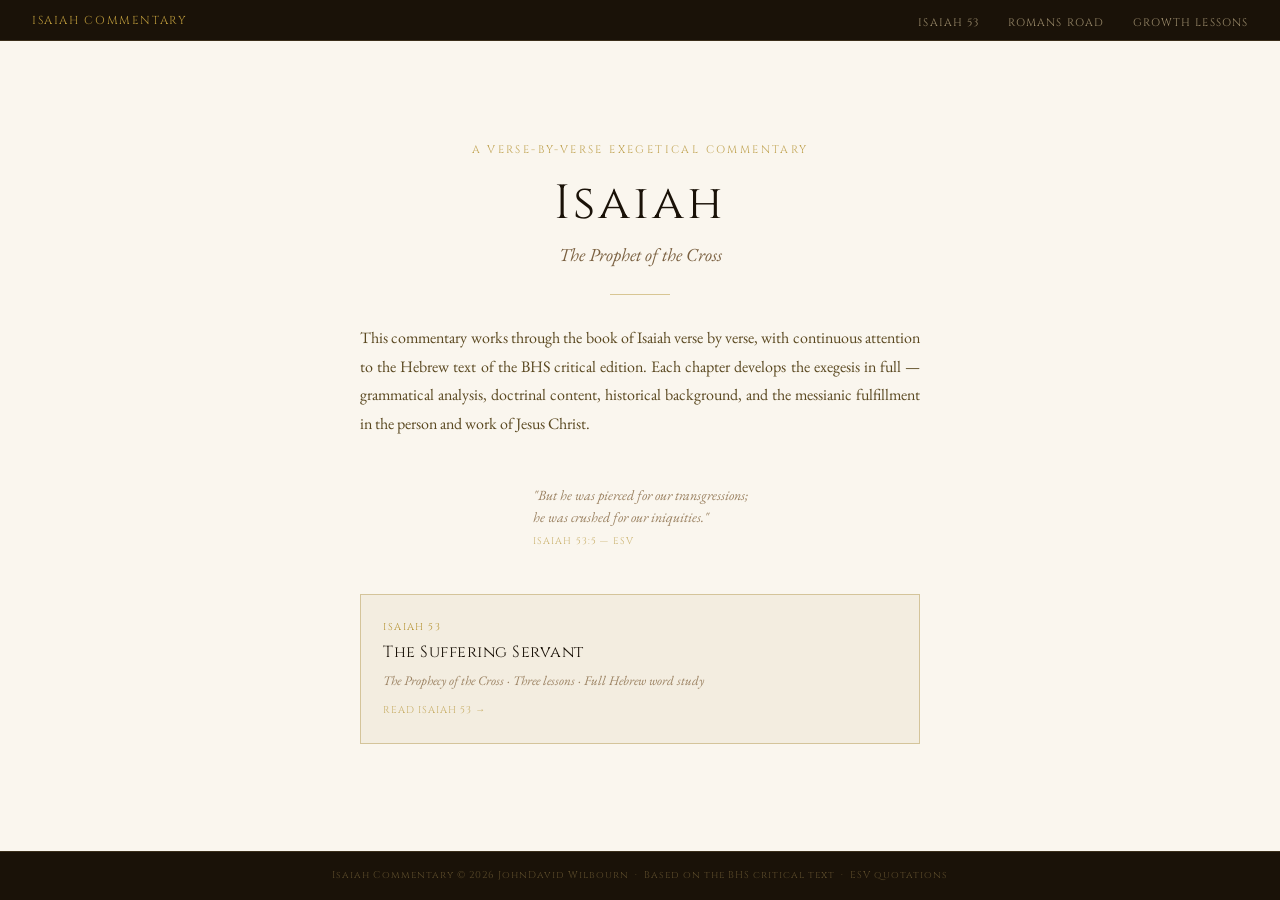
<file: index.html>
<!DOCTYPE html>
<html lang="en">
<head>
  <meta charset="UTF-8">
  <meta name="viewport" content="width=device-width, initial-scale=1.0">
  <meta name="theme-color" content="#b8973a">
  <meta name="description" content="A verse-by-verse exegetical commentary on Isaiah, based on the BHS Hebrew text.">
  <title>Isaiah Commentary — JohnDavid Wilbourn</title>
  <link href="https://fonts.googleapis.com/css2?family=EB+Garamond:ital,wght@0,400;0,600;1,400&family=Cinzel:wght@400;600&display=swap" rel="stylesheet">
  <link rel="stylesheet" href="style.css">
  <style>
    body {
      display: block;
      min-height: 100vh;
      background: var(--parchment);
    }

    .landing-wrap {
      min-height: 100vh;
      display: flex;
      flex-direction: column;
    }

    .top-bar {
      background: var(--ink);
      border-bottom: 1px solid #3a2e1a;
      padding: 0.6rem 2rem;
      display: flex;
      align-items: center;
      justify-content: space-between;
    }

    .top-bar-brand {
      font-family: 'Cinzel', serif;
      font-size: 0.72rem;
      letter-spacing: 0.14em;
      text-transform: uppercase;
      color: var(--gold);
      text-decoration: none;
    }

    .top-bar-links {
      display: flex;
      gap: 1.8rem;
      list-style: none;
    }

    .top-bar-links a {
      font-family: 'Cinzel', serif;
      font-size: 0.68rem;
      letter-spacing: 0.1em;
      text-transform: uppercase;
      color: #9a8a6a;
      text-decoration: none;
      transition: color 0.15s;
    }

    .top-bar-links a:hover { color: var(--gold); }

    .hero {
      flex: 1;
      display: flex;
      flex-direction: column;
      align-items: center;
      justify-content: center;
      text-align: center;
      padding: 5rem 2rem 3rem;
      max-width: 680px;
      margin: 0 auto;
      width: 100%;
    }

    .hero-eyebrow {
      font-family: 'Cinzel', serif;
      font-size: 0.68rem;
      letter-spacing: 0.22em;
      text-transform: uppercase;
      color: var(--gold);
      margin-bottom: 1.2rem;
      opacity: 0.85;
    }

    .hero h1 {
      font-family: 'Cinzel', serif;
      font-size: 3rem;
      color: var(--ink);
      letter-spacing: 0.06em;
      line-height: 1.15;
      margin-bottom: 0.6rem;
      font-weight: 400;
      border: none;
      padding: 0;
    }

    .hero-subtitle {
      font-family: 'EB Garamond', serif;
      font-style: italic;
      font-size: 1.15rem;
      color: #7a6040;
      margin-bottom: 1.6rem;
      line-height: 1.5;
    }

    .hero-rule {
      width: 60px;
      height: 1px;
      background: var(--gold);
      margin: 0 auto 1.8rem;
      opacity: 0.5;
    }

    .hero-description {
      font-family: 'EB Garamond', serif;
      font-size: 1rem;
      color: #5a4820;
      line-height: 1.8;
      max-width: 560px;
      margin: 0 auto 2.8rem;
    }

    .chapter-grid {
      display: grid;
      grid-template-columns: 1fr;
      gap: 1.2rem;
      width: 100%;
      max-width: 560px;
      margin: 0 auto 2.4rem;
    }

    .chapter-card {
      display: block;
      border: 1px solid var(--rule);
      padding: 1.6rem 1.4rem;
      text-decoration: none;
      background: var(--cream);
      transition: border-color 0.2s, box-shadow 0.2s;
      text-align: left;
    }

    .chapter-card:hover {
      border-color: var(--gold);
      box-shadow: 0 4px 20px rgba(184,151,58,0.12);
    }

    .chapter-label {
      font-family: 'Cinzel', serif;
      font-size: 0.62rem;
      letter-spacing: 0.14em;
      text-transform: uppercase;
      color: var(--gold);
      margin-bottom: 0.4rem;
    }

    .chapter-title {
      font-family: 'Cinzel', serif;
      font-size: 1rem;
      color: var(--ink);
      margin-bottom: 0.5rem;
      letter-spacing: 0.03em;
    }

    .chapter-meta {
      font-family: 'EB Garamond', serif;
      font-size: 0.82rem;
      color: #9a8060;
      font-style: italic;
      line-height: 1.45;
    }

    .chapter-arrow {
      display: inline-block;
      margin-top: 0.8rem;
      font-family: 'Cinzel', serif;
      font-size: 0.62rem;
      letter-spacing: 0.1em;
      text-transform: uppercase;
      color: var(--gold);
      opacity: 0.7;
    }

    .anchor-verse {
      font-family: 'EB Garamond', serif;
      font-size: 0.88rem;
      font-style: italic;
      color: #9a8060;
      margin-bottom: 2.8rem;
      line-height: 1.6;
    }

    .anchor-verse cite {
      display: block;
      font-style: normal;
      font-family: 'Cinzel', serif;
      font-size: 0.6rem;
      letter-spacing: 0.12em;
      text-transform: uppercase;
      color: var(--gold);
      opacity: 0.7;
      margin-top: 0.3rem;
    }

    .landing-footer {
      background: var(--ink);
      border-top: 1px solid #3a2e1a;
      padding: 1rem 2rem;
      text-align: center;
    }

    .landing-footer p {
      font-family: 'Cinzel', serif;
      font-size: 0.62rem;
      letter-spacing: 0.1em;
      color: #5a4a2a;
      text-align: center;
      margin: 0;
      line-height: 1.6;
    }

    @media (max-width: 600px) {
      .hero h1 { font-size: 2.1rem; }
      .top-bar-links { gap: 1rem; }
      .hero { padding: 3.5rem 1.4rem 2rem; }
    }
  </style>
</head>
<body>
<div class="landing-wrap">

  <nav class="top-bar">
    <a class="top-bar-brand" href="index.html">Isaiah Commentary</a>
    <ul class="top-bar-links">
      <li><a href="isaiah53.html">Isaiah 53</a></li>
      <li><a href="https://commentary.intelligencereport.info">Romans Road</a></li>
      <li><a href="https://lessons.intelligencereport.info">Growth Lessons</a></li>
    </ul>
  </nav>

  <main class="hero">

    <div class="hero-eyebrow">A Verse-by-Verse Exegetical Commentary</div>

    <h1>Isaiah</h1>

    <p class="hero-subtitle">The Prophet of the Cross</p>

    <div class="hero-rule"></div>

    <p class="hero-description">
      This commentary works through the book of Isaiah verse by verse,
      with continuous attention to the Hebrew text of the BHS critical edition.
      Each chapter develops the exegesis in full — grammatical analysis,
      doctrinal content, historical background, and the messianic fulfillment
      in the person and work of Jesus Christ.
    </p>

    <p class="anchor-verse">
      "But he was pierced for our transgressions;<br>
      he was crushed for our iniquities."
      <cite>Isaiah 53:5 — ESV</cite>
    </p>

    <div class="chapter-grid">
      <a class="chapter-card" href="isaiah53.html">
        <div class="chapter-label">Isaiah 53</div>
        <div class="chapter-title">The Suffering Servant</div>
        <div class="chapter-meta">
          The Prophecy of the Cross &middot; Three lessons &middot; Full Hebrew word study
        </div>
        <span class="chapter-arrow">Read Isaiah 53 &rarr;</span>
      </a>
    </div>

  </main>

  <footer class="landing-footer">
    <p>Isaiah Commentary &copy; 2026 JohnDavid Wilbourn &nbsp;&middot;&nbsp; Based on the BHS critical text &nbsp;&middot;&nbsp; ESV quotations</p>
  </footer>

</div>
</body>
</html>
</file>
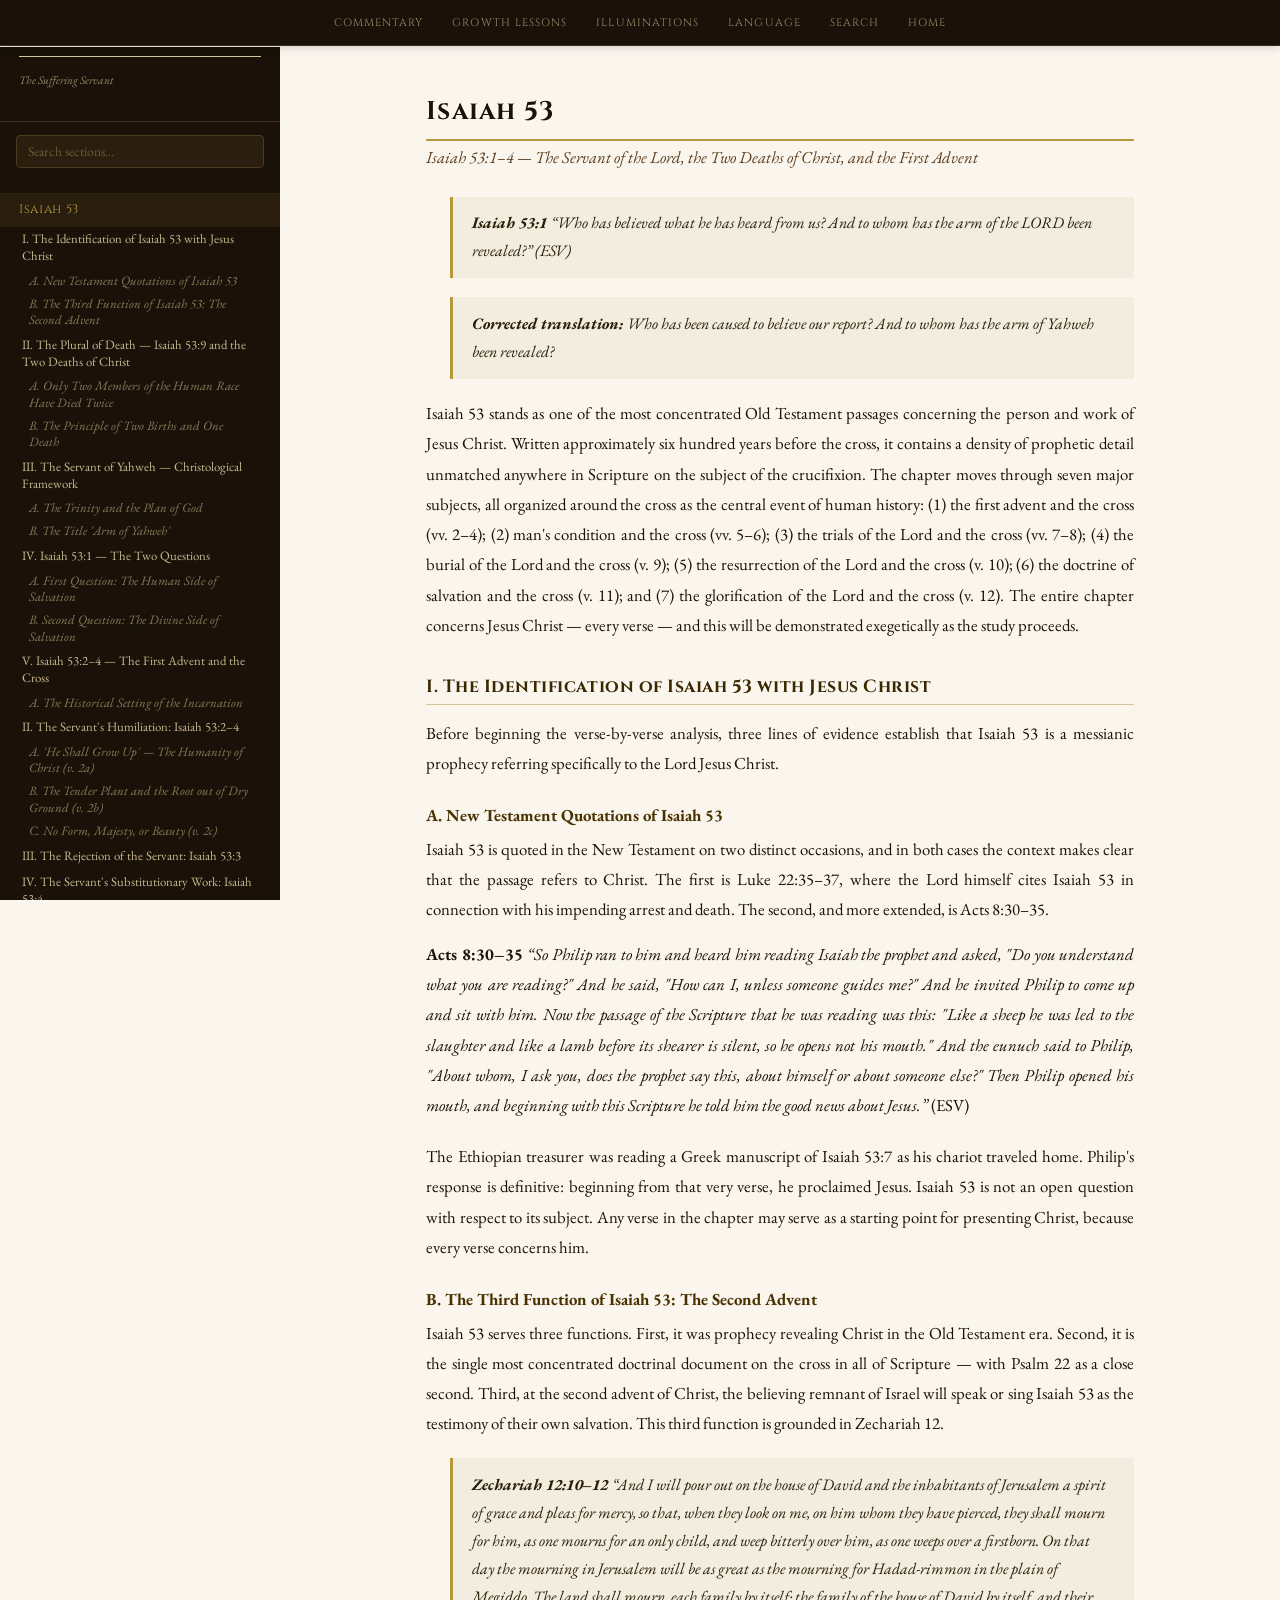
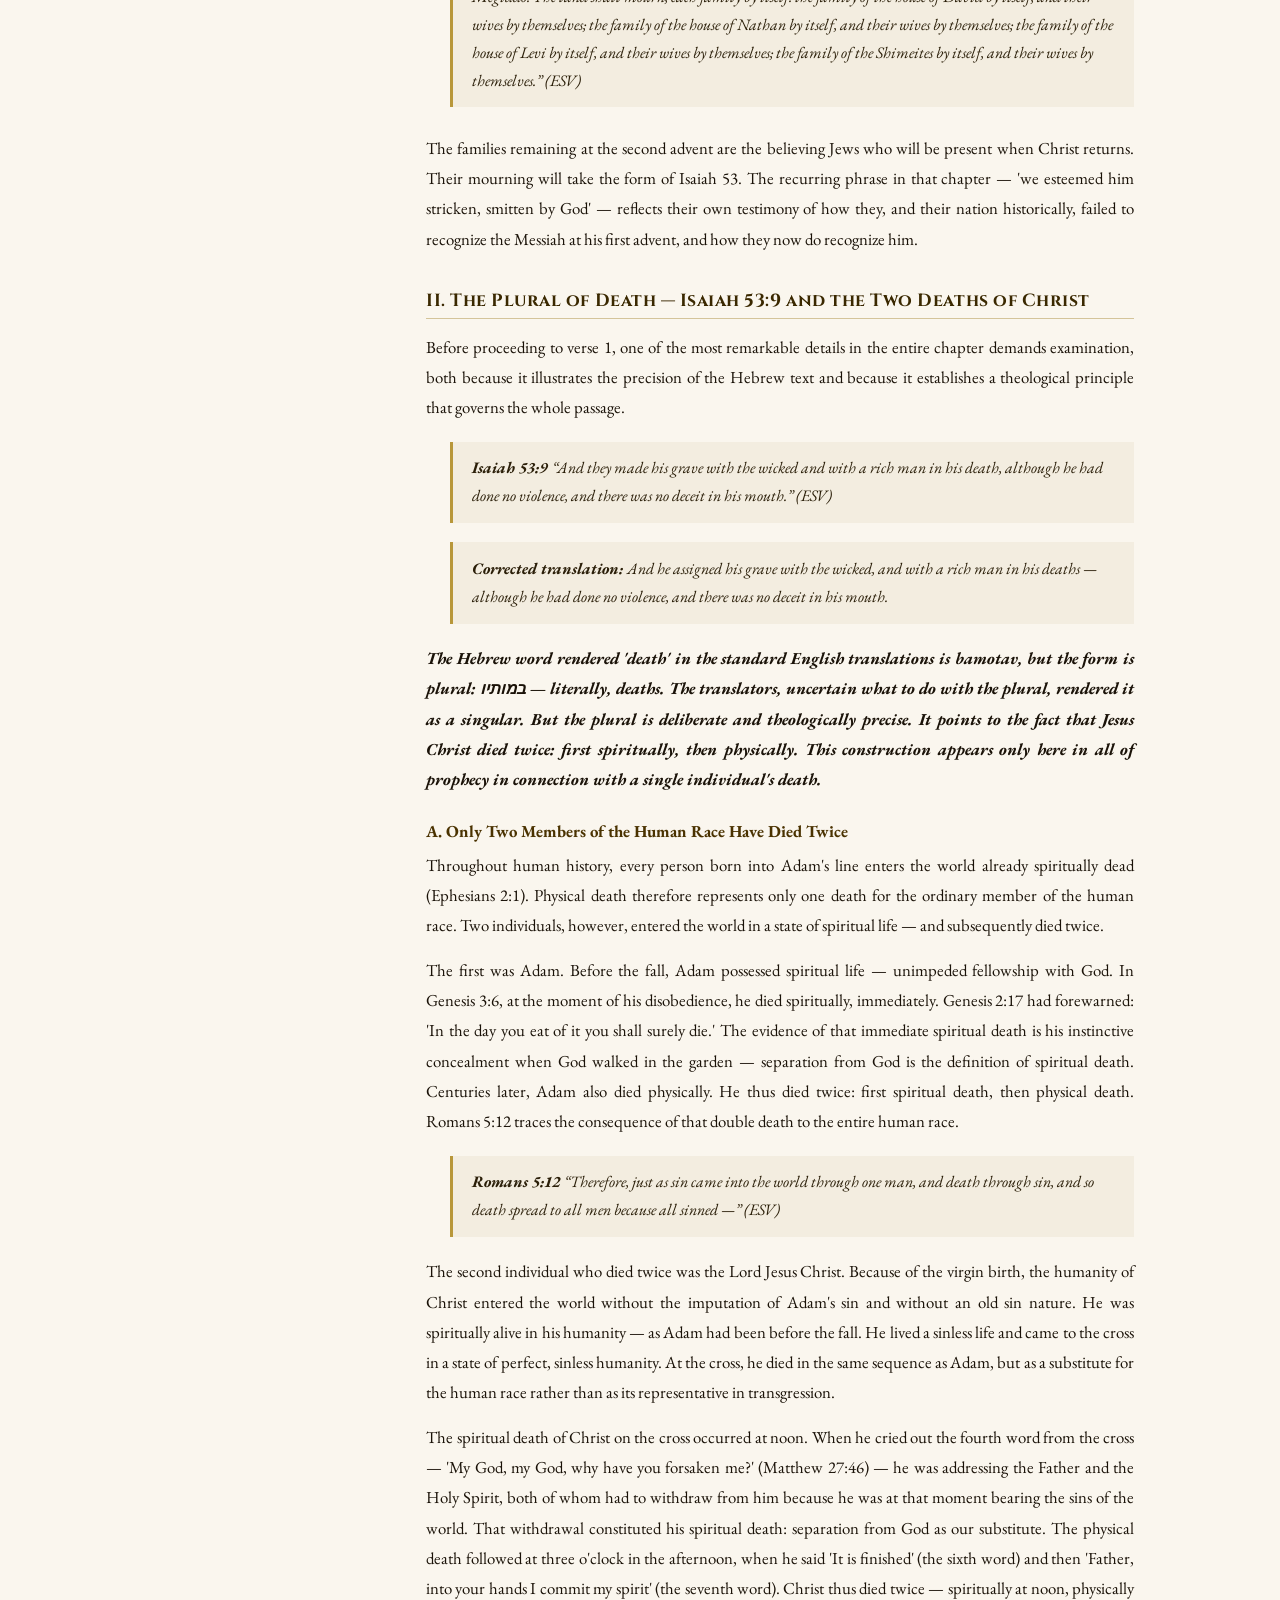
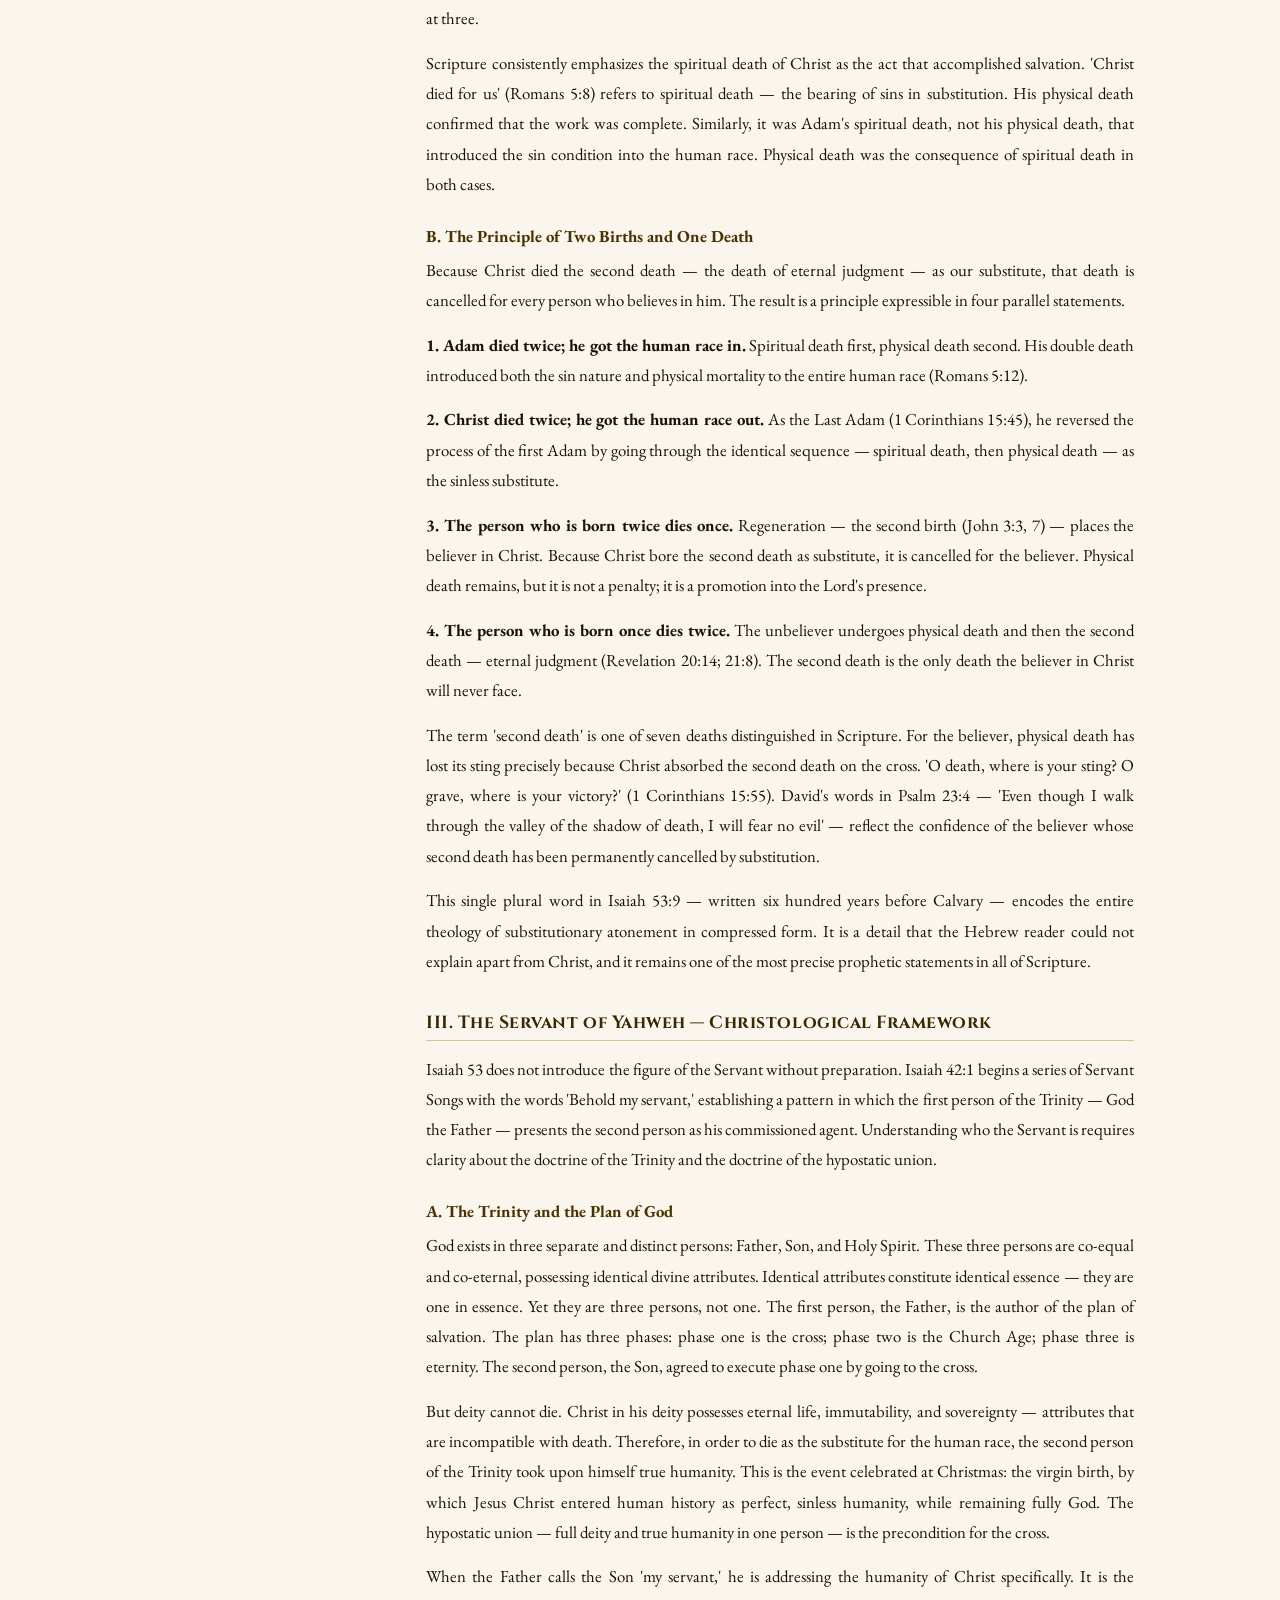
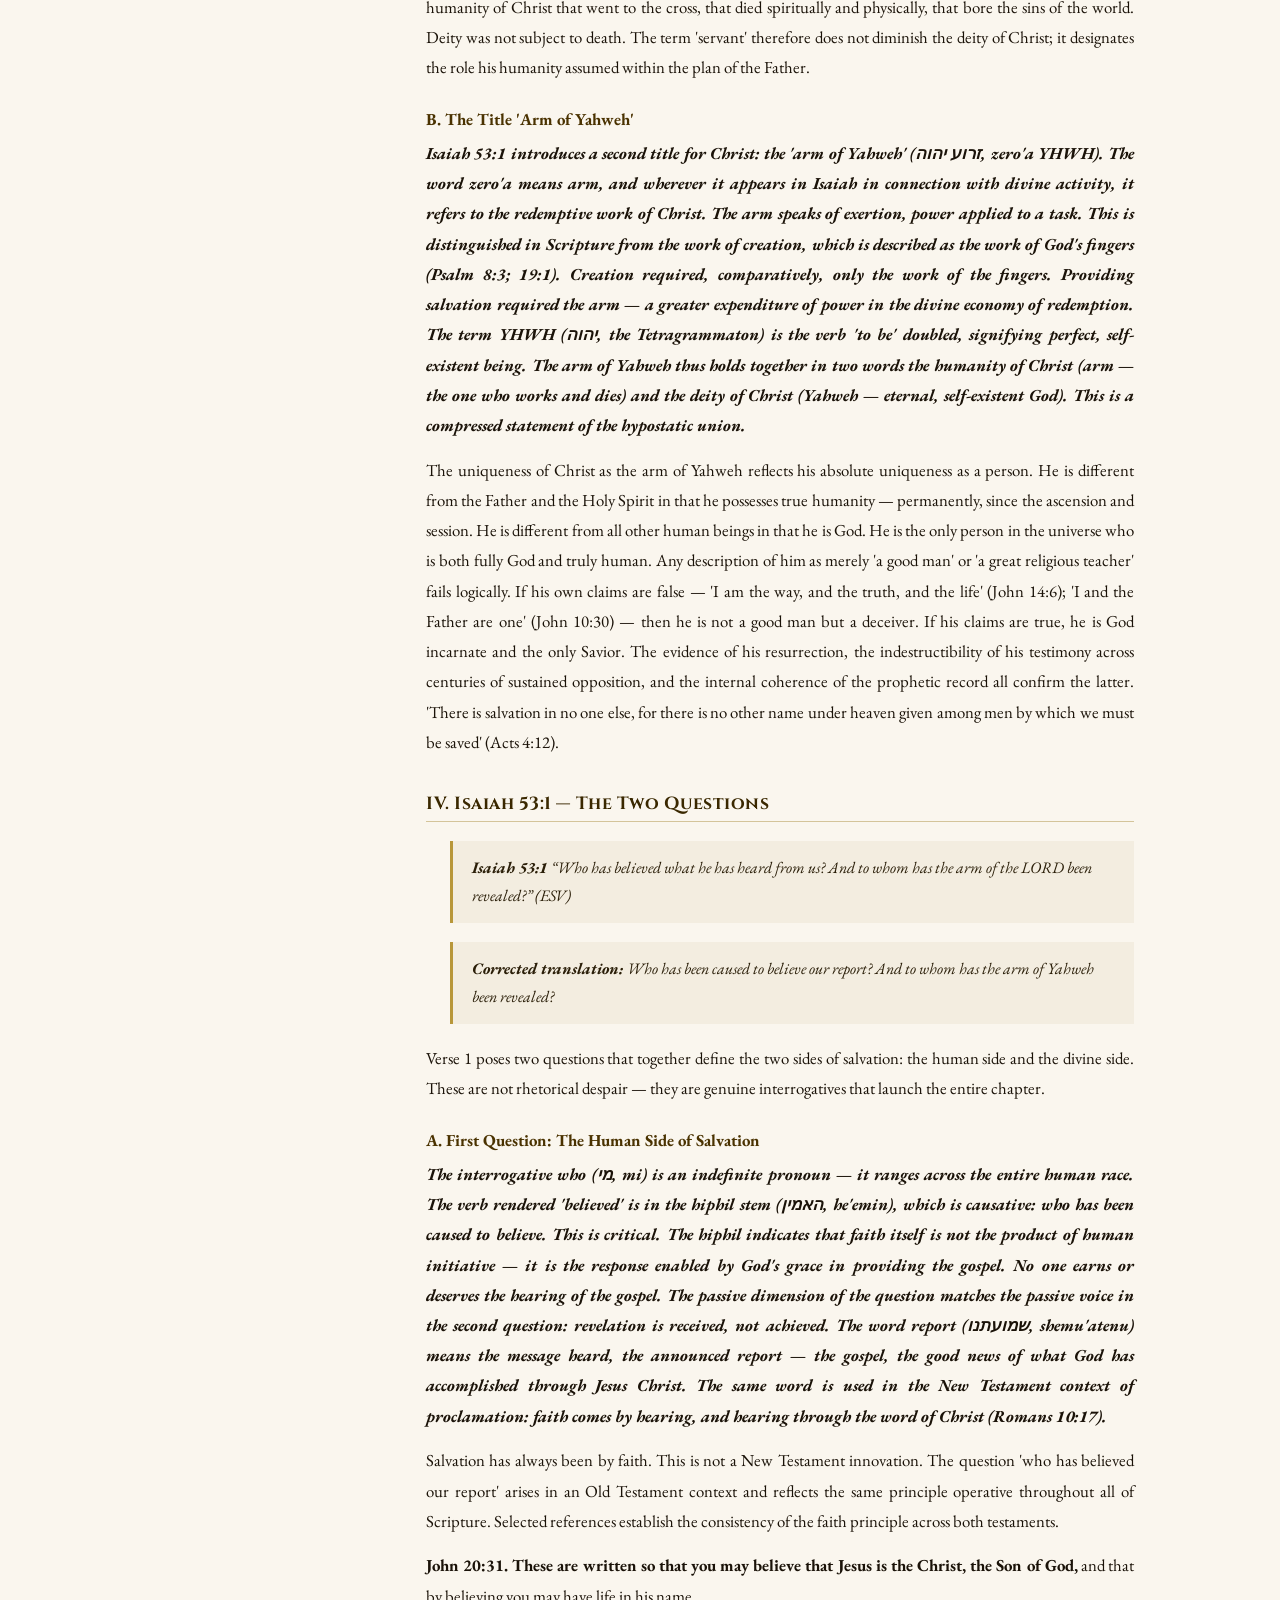
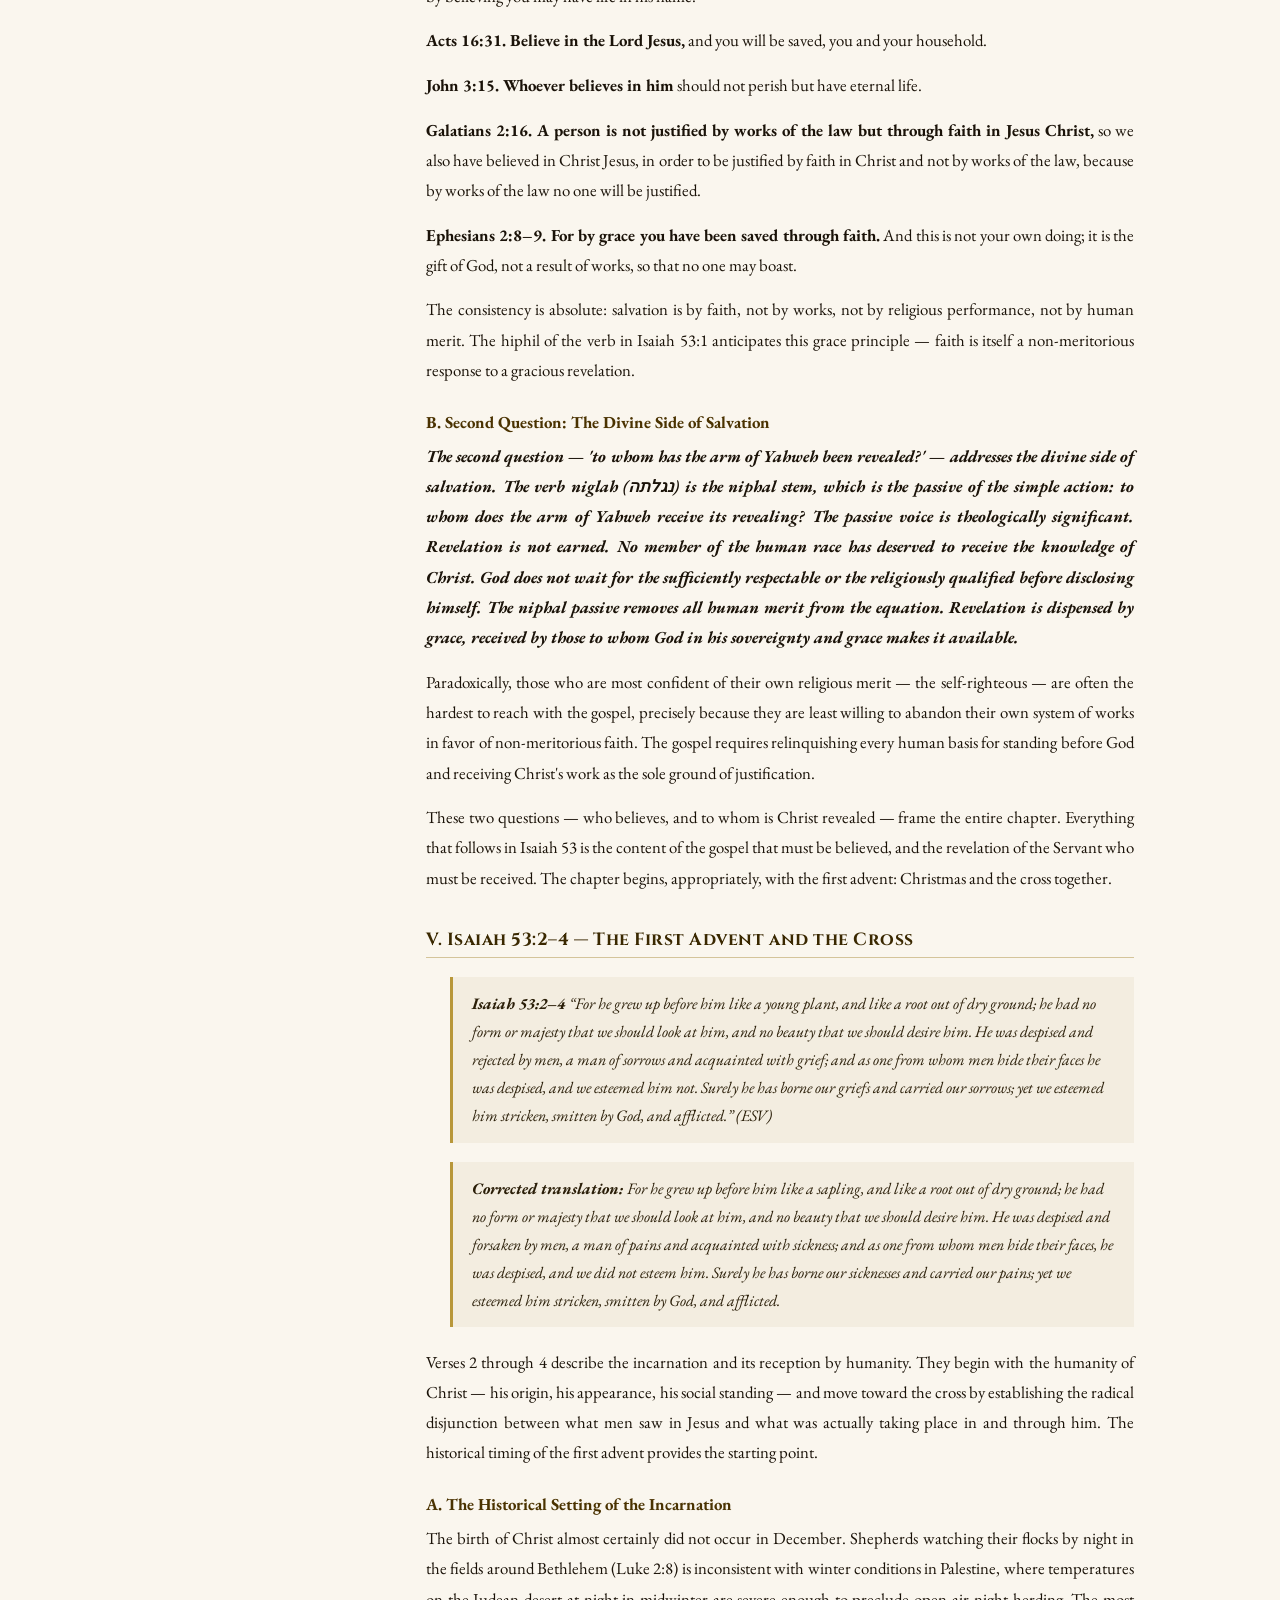
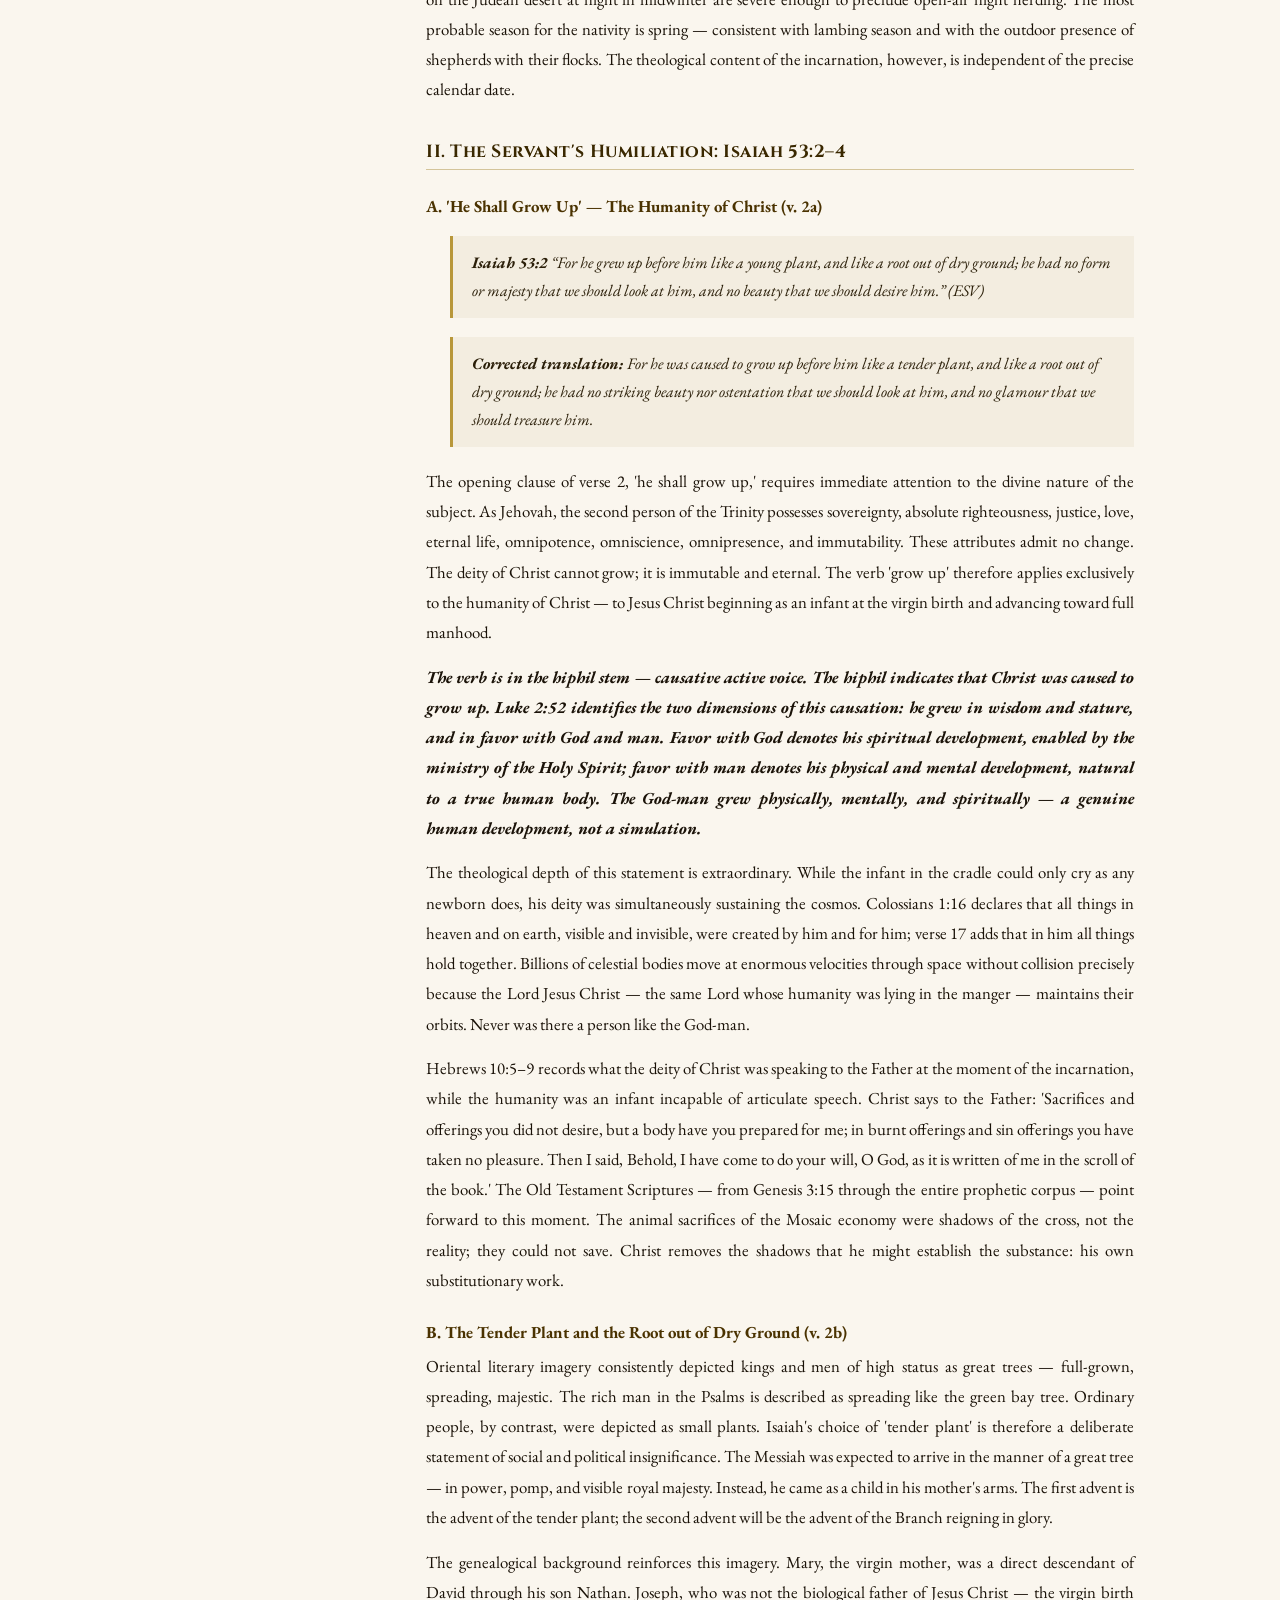
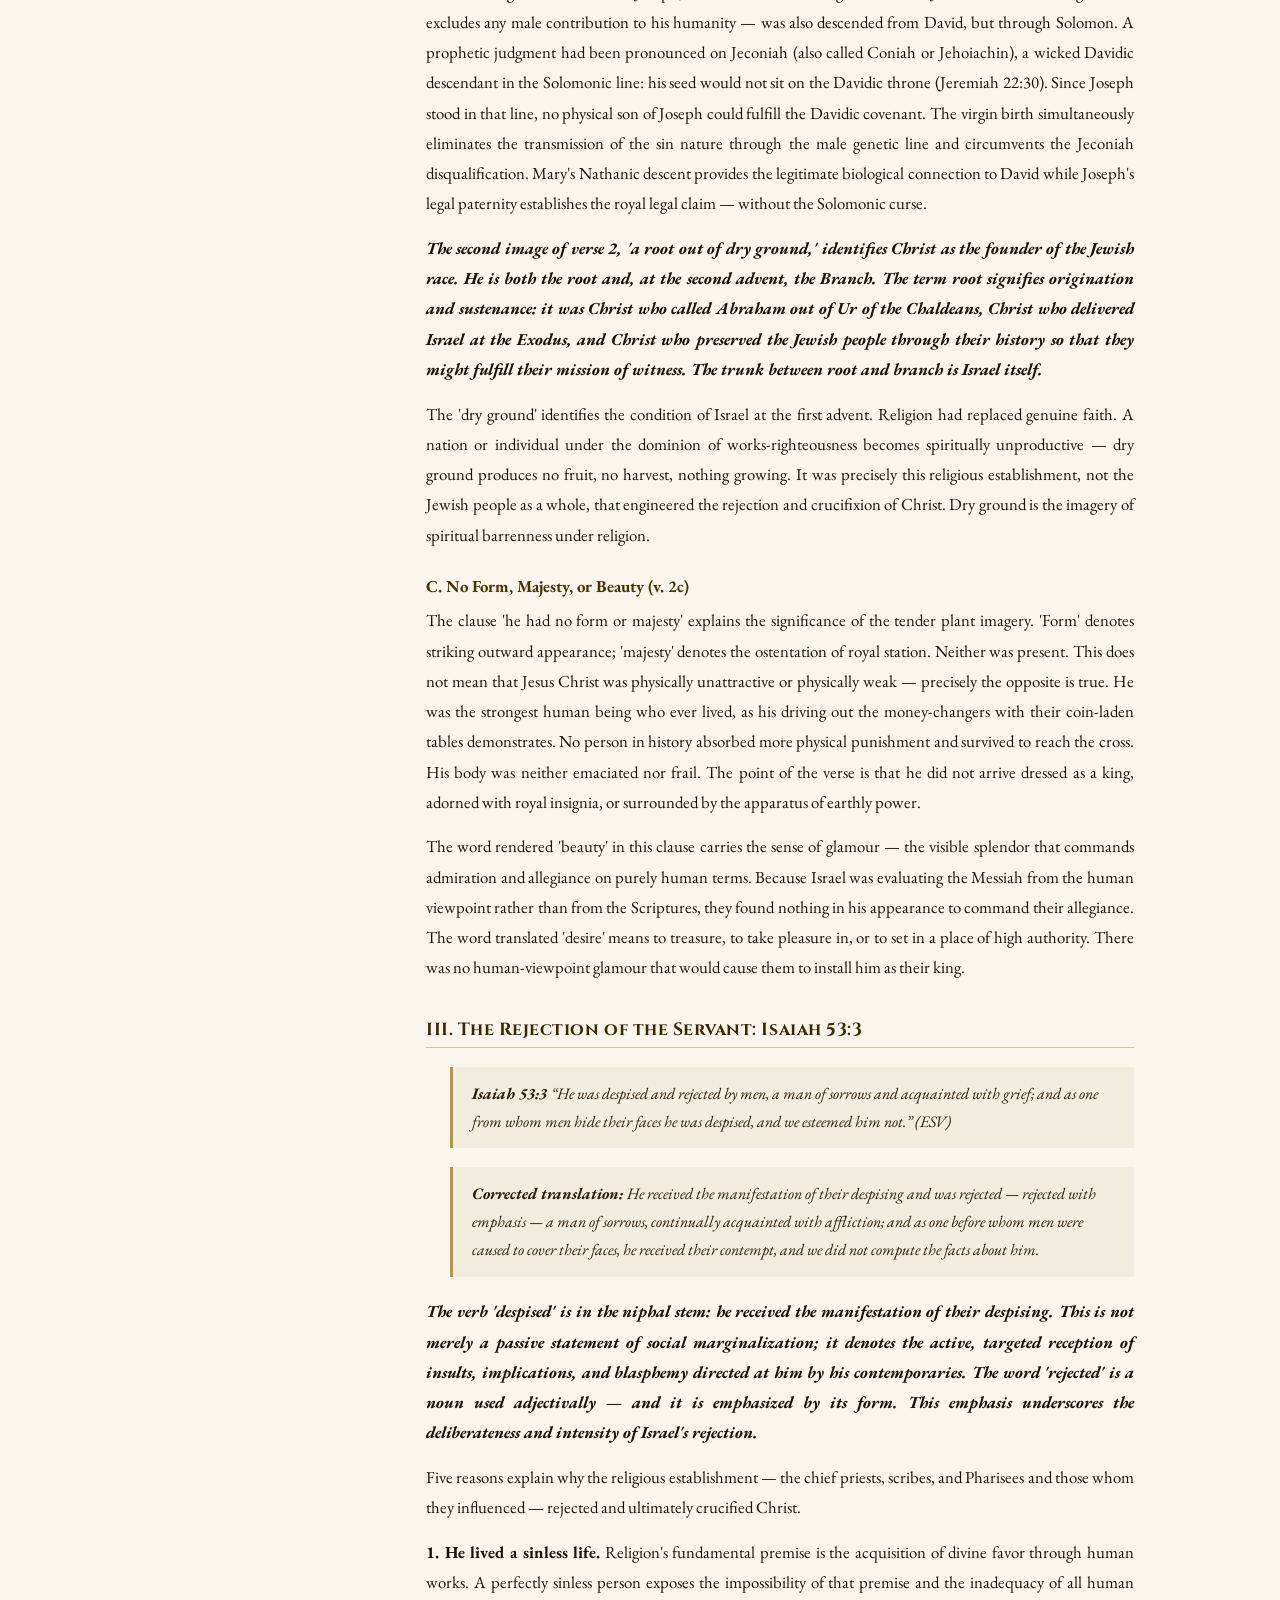
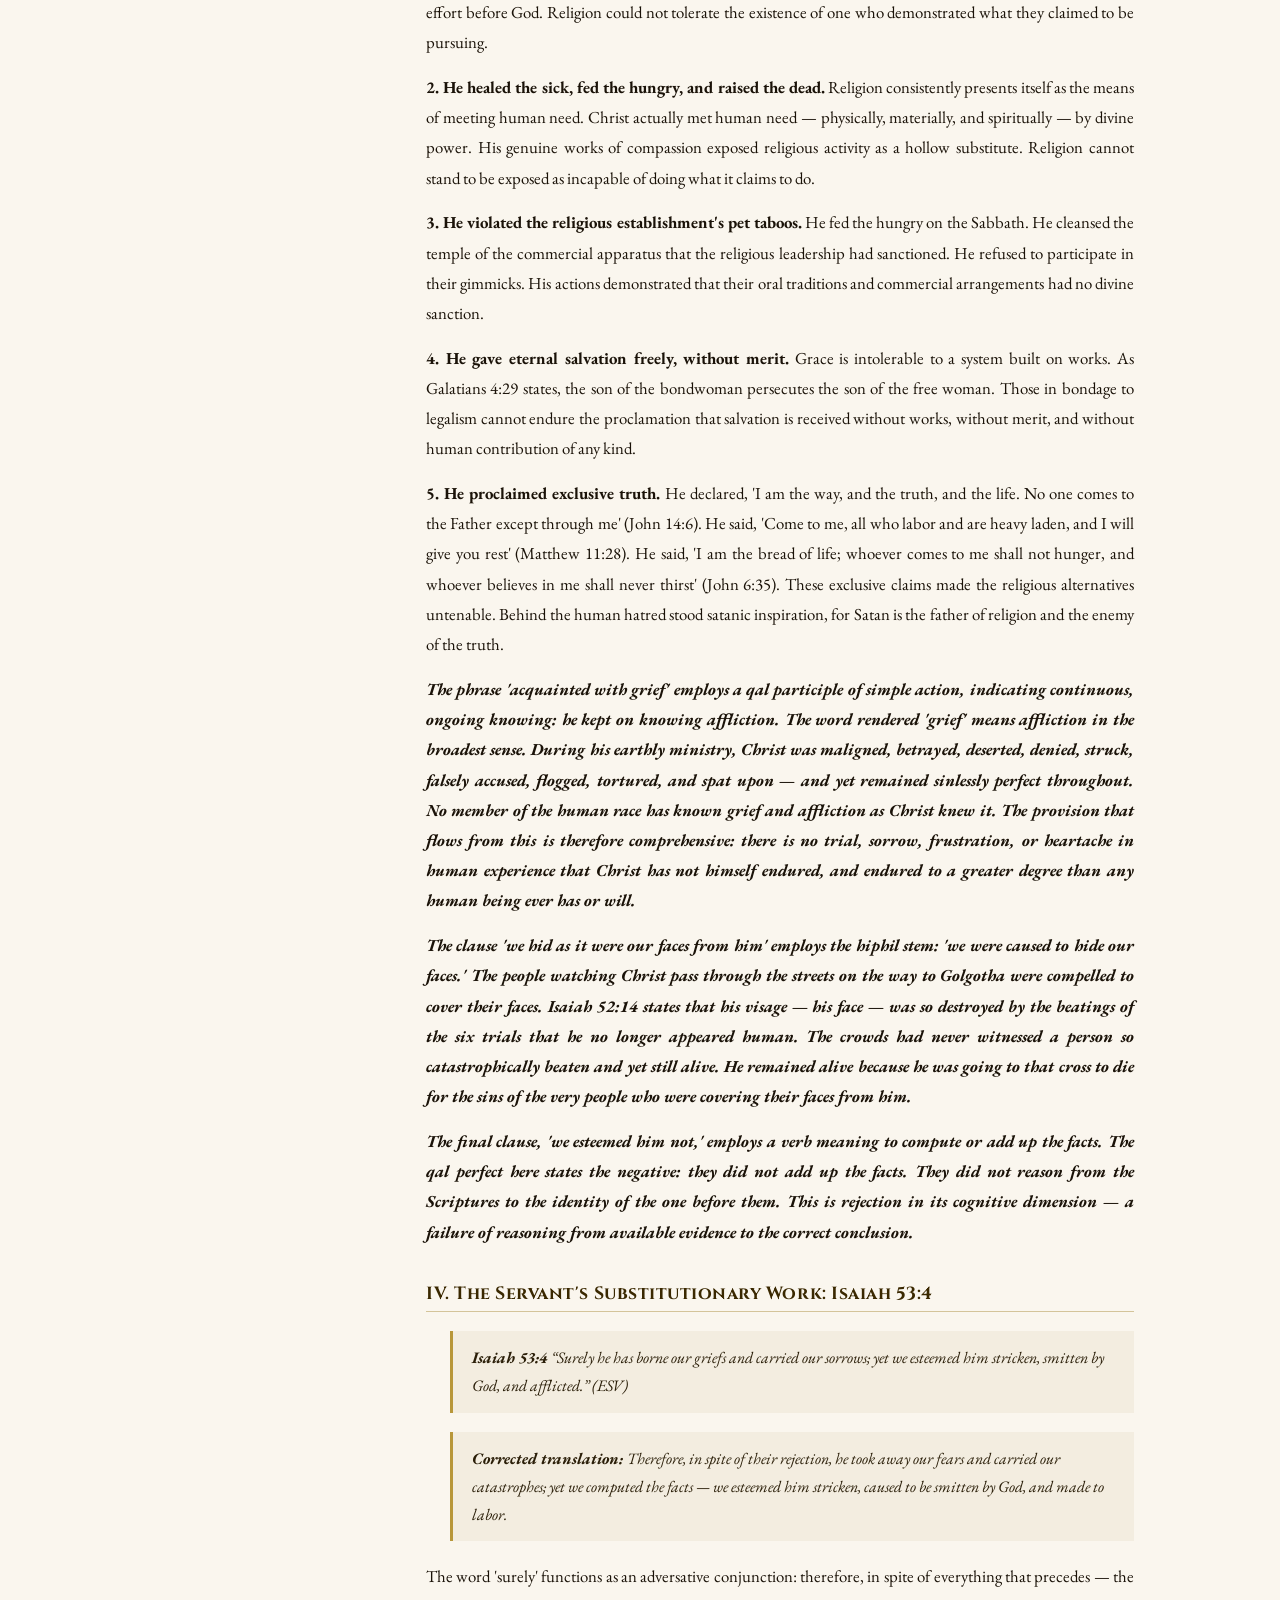
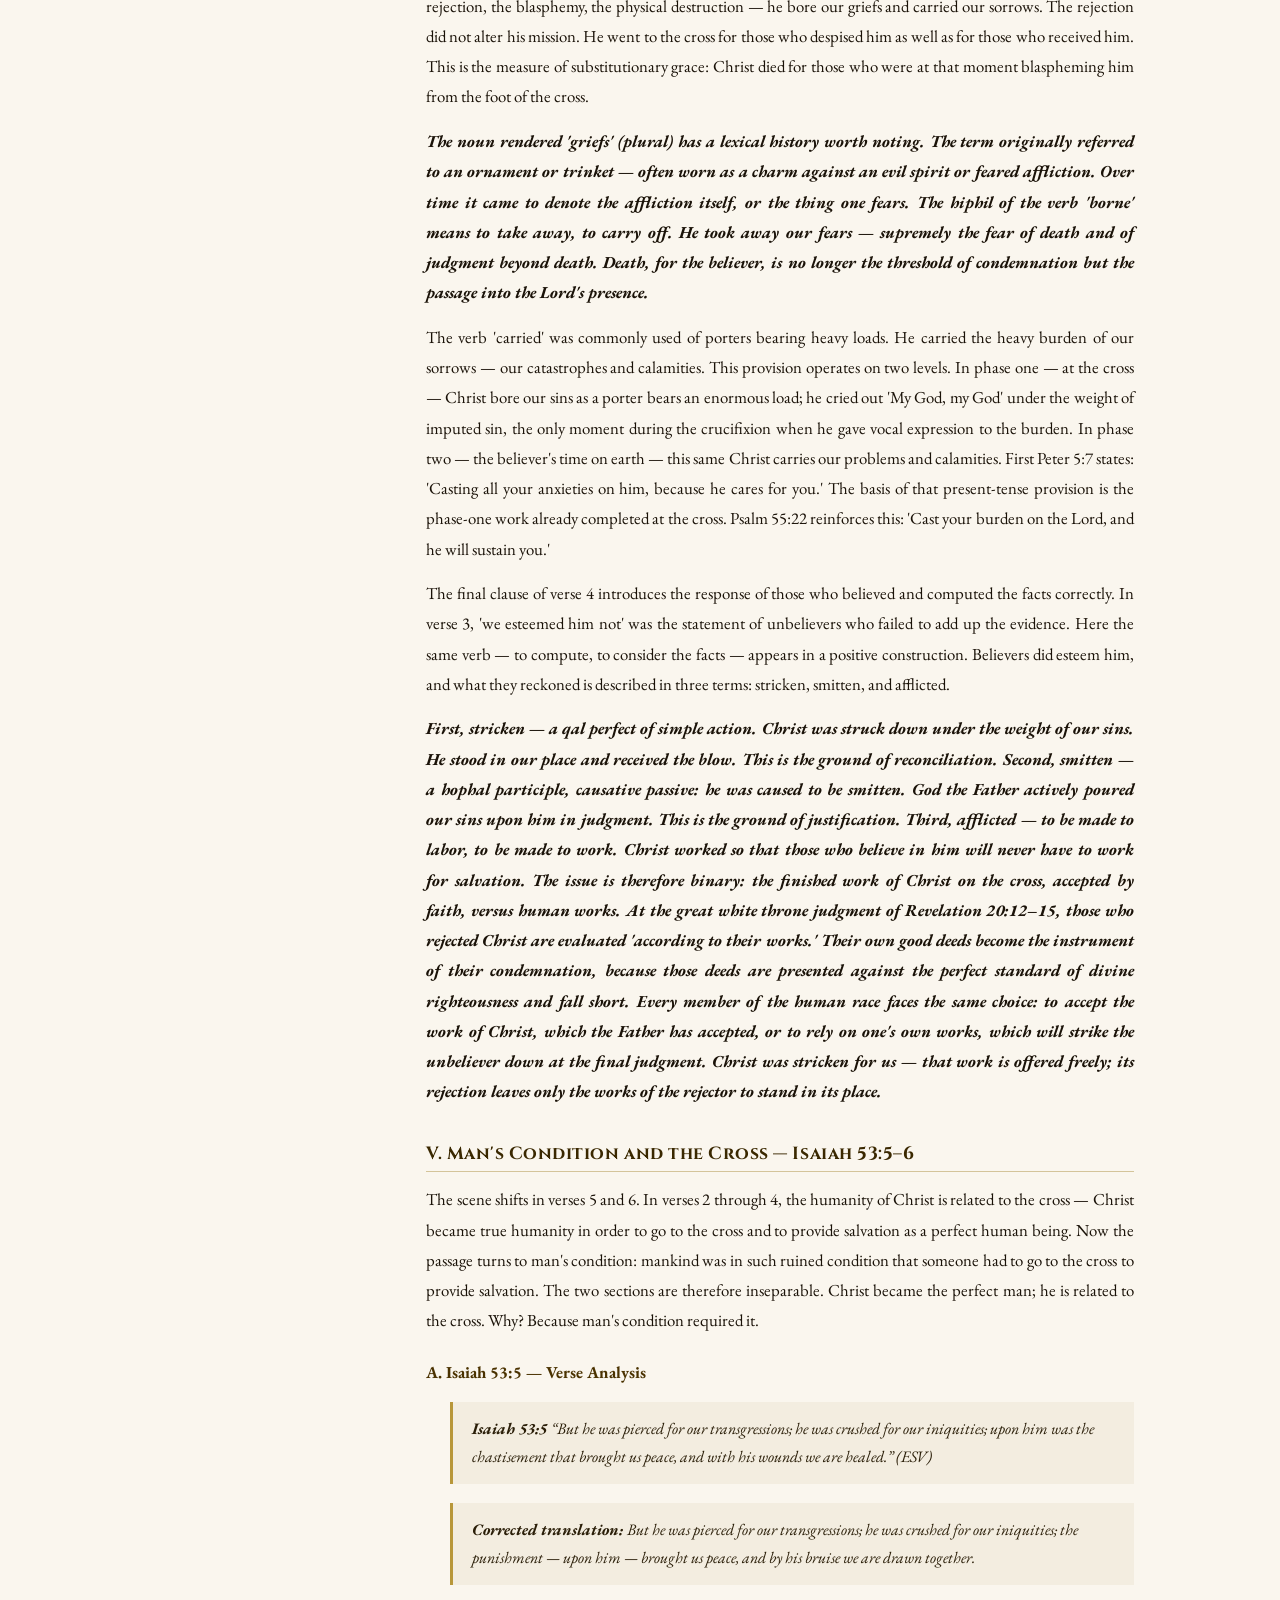
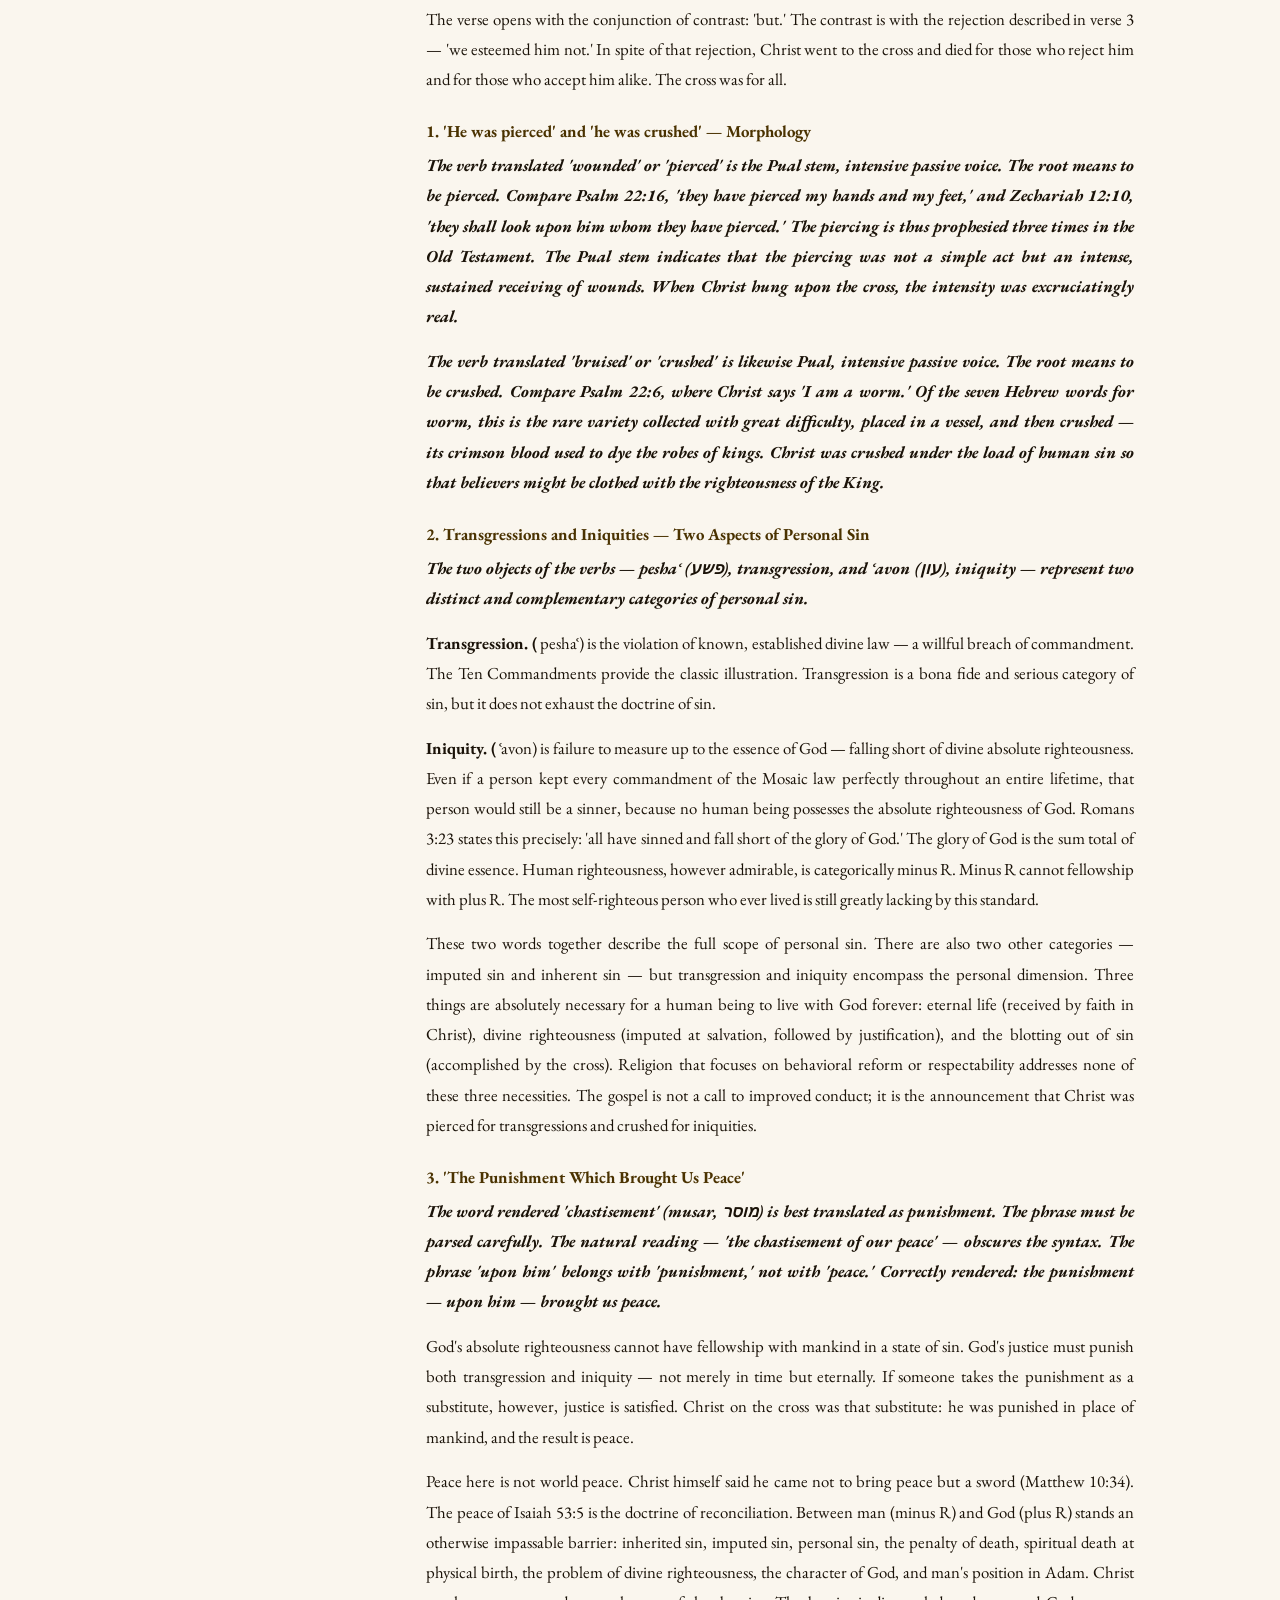
<file: isaiah53.html>
<!DOCTYPE html>
<html lang="en">
<head>
  <meta charset="UTF-8">
  <meta name="viewport" content="width=device-width, initial-scale=1.0">
  <meta name="description" content="A verse-by-verse exegetical commentary on Isaiah 53.">
  <title>Isaiah 53 — A Verse-by-Verse Commentary</title>
  <link rel="stylesheet" href="style.css">
  <link rel="preconnect" href="https://fonts.googleapis.com">
  <link href="https://fonts.googleapis.com/css2?family=Cinzel:wght@400;600&family=EB+Garamond:ital,wght@0,400;0,600;1,400&display=swap" rel="stylesheet">
</head>
<body>

<div id="progress-bar"></div>

<button id="menu-toggle" aria-label="Open navigation">
  <span></span><span></span><span></span>
</button>

<div id="sidebar-overlay"></div>

<nav id="sidebar">
  <div id="sidebar-header">
    <h2>Isaiah 53</h2>
    <p>The Suffering Servant</p>
  </div>
  <input id="nav-search" type="text" placeholder="Search sections…" aria-label="Search navigation">
  <ul id="nav-list">
  <li class="nav-h1"><a href="#isaiah-53">Isaiah 53</a></li>
  <li class="nav-h2"><a href="#i-the-identification-of-isaiah-53-with-jesus-christ">I. The Identification of Isaiah 53 with Jesus Christ</a></li>
  <li class="nav-h3"><a href="#a-new-testament-quotations-of-isaiah-53">A. New Testament Quotations of Isaiah 53</a></li>
  <li class="nav-h3"><a href="#b-the-third-function-of-isaiah-53-the-second-advent">B. The Third Function of Isaiah 53: The Second Advent</a></li>
  <li class="nav-h2"><a href="#ii-the-plural-of-death-isaiah-539-and-the-two-deaths-of-christ">II. The Plural of Death — Isaiah 53:9 and the Two Deaths of Christ</a></li>
  <li class="nav-h3"><a href="#a-only-two-members-of-the-human-race-have-died-twice">A. Only Two Members of the Human Race Have Died Twice</a></li>
  <li class="nav-h3"><a href="#b-the-principle-of-two-births-and-one-death">B. The Principle of Two Births and One Death</a></li>
  <li class="nav-h2"><a href="#iii-the-servant-of-yahweh-christological-framework">III. The Servant of Yahweh — Christological Framework</a></li>
  <li class="nav-h3"><a href="#a-the-trinity-and-the-plan-of-god">A. The Trinity and the Plan of God</a></li>
  <li class="nav-h3"><a href="#b-the-title-arm-of-yahweh">B. The Title &#x27;Arm of Yahweh&#x27;</a></li>
  <li class="nav-h2"><a href="#iv-isaiah-531-the-two-questions">IV. Isaiah 53:1 — The Two Questions</a></li>
  <li class="nav-h3"><a href="#a-first-question-the-human-side-of-salvation">A. First Question: The Human Side of Salvation</a></li>
  <li class="nav-h3"><a href="#b-second-question-the-divine-side-of-salvation">B. Second Question: The Divine Side of Salvation</a></li>
  <li class="nav-h2"><a href="#v-isaiah-5324-the-first-advent-and-the-cross">V. Isaiah 53:2–4 — The First Advent and the Cross</a></li>
  <li class="nav-h3"><a href="#a-the-historical-setting-of-the-incarnation">A. The Historical Setting of the Incarnation</a></li>
  <li class="nav-h2"><a href="#ii-the-servants-humiliation-isaiah-5324">II. The Servant&#x27;s Humiliation: Isaiah 53:2–4</a></li>
  <li class="nav-h3"><a href="#a-he-shall-grow-up-the-humanity-of-christ-v-2a">A. &#x27;He Shall Grow Up&#x27; — The Humanity of Christ (v. 2a)</a></li>
  <li class="nav-h3"><a href="#b-the-tender-plant-and-the-root-out-of-dry-ground-v-2b">B. The Tender Plant and the Root out of Dry Ground (v. 2b)</a></li>
  <li class="nav-h3"><a href="#c-no-form-majesty-or-beauty-v-2c">C. No Form, Majesty, or Beauty (v. 2c)</a></li>
  <li class="nav-h2"><a href="#iii-the-rejection-of-the-servant-isaiah-533">III. The Rejection of the Servant: Isaiah 53:3</a></li>
  <li class="nav-h2"><a href="#iv-the-servants-substitutionary-work-isaiah-534">IV. The Servant&#x27;s Substitutionary Work: Isaiah 53:4</a></li>
  <li class="nav-h2"><a href="#v-mans-condition-and-the-cross-isaiah-5356">V. Man&#x27;s Condition and the Cross — Isaiah 53:5–6</a></li>
  <li class="nav-h3"><a href="#a-isaiah-535-verse-analysis">A. Isaiah 53:5 — Verse Analysis</a></li>
  <li class="nav-h3"><a href="#1-he-was-pierced-and-he-was-crushed-morphology">1. &#x27;He was pierced&#x27; and &#x27;he was crushed&#x27; — Morphology</a></li>
  <li class="nav-h3"><a href="#2-transgressions-and-iniquities-two-aspects-of-personal-sin">2. Transgressions and Iniquities — Two Aspects of Personal Sin</a></li>
  <li class="nav-h3"><a href="#3-the-punishment-which-brought-us-peace">3. &#x27;The Punishment Which Brought Us Peace&#x27;</a></li>
  <li class="nav-h3"><a href="#4-by-his-bruise-we-are-healed-corrected-translation">4. &#x27;By His Bruise We Are Healed&#x27; — Corrected Translation</a></li>
  <li class="nav-h3"><a href="#b-isaiah-536-verse-analysis">B. Isaiah 53:6 — Verse Analysis</a></li>
  <li class="nav-h3"><a href="#1-all-we-like-sheep-have-gone-astray">1. &#x27;All We Like Sheep Have Gone Astray&#x27;</a></li>
  <li class="nav-h3"><a href="#2-we-have-turned-every-one-to-his-own-way">2. &#x27;We Have Turned Every One to His Own Way&#x27;</a></li>
  <li class="nav-h3"><a href="#3-the-lord-has-laid-on-him-the-iniquity-of-us-all">3. &#x27;The Lord Has Laid on Him the Iniquity of Us All&#x27;</a></li>
  <li class="nav-h2"><a href="#iii-the-trials-and-silence-of-the-servant-isaiah-537">III. The Trials and Silence of the Servant — Isaiah 53:7</a></li>
  <li class="nav-h3"><a href="#the-six-trials-of-jesus-christ">The Six Trials of Jesus Christ</a></li>
  <li class="nav-h3"><a href="#two-illustrations-the-lamb-and-the-sheep">Two Illustrations: The Lamb and the Sheep</a></li>
  <li class="nav-h2"><a href="#iv-governmental-seizure-and-legal-procedure-isaiah-538">IV. Governmental Seizure and Legal Procedure — Isaiah 53:8</a></li>
  <li class="nav-h2"><a href="#v-the-burial-of-the-servant-isaiah-539">V. The Burial of the Servant — Isaiah 53:9</a></li>
  <li class="nav-h2"><a href="#vi-the-sin-offering-resurrection-and-the-fathers-plan-isaiah-5310">VI. The Sin Offering, Resurrection, and the Father&#x27;s Plan — Isaiah 53:10</a></li>
  <li class="nav-h2"><a href="#vii-propitiation-justification-and-the-doctrines-of-soteriology-isaiah-5311">VII. Propitiation, Justification, and the Doctrines of Soteriology — Isaiah 53:11</a></li>
  <li class="nav-h2"><a href="#viii-glorification-and-the-four-doctrines-of-verse-twelve-isaiah-5312">VIII. Glorification and the Four Doctrines of Verse Twelve — Isaiah 53:12</a></li>
  <li class="nav-h2"><a href="#conclusions-from-isaiah-53">Conclusions from Isaiah 53</a></li>
  <li class="nav-h2"><a href="#glossary">Glossary</a></li>
</ul>
</nav>

<main id="main">


<h1 id="isaiah-53" class="chapter-title">Isaiah 53</h1>
<h2 class="chapter-subtitle">Isaiah 53:1–4 — The Servant of the Lord, the Two Deaths of Christ, and the First Advent</h2>
<blockquote class="esv-quote"><strong>Isaiah 53:1  </strong><em>“Who has believed what he has heard from us? And to whom has the arm of the LORD been revealed?”</em>  (ESV)</blockquote>
<blockquote class="esv-quote"><strong>Corrected translation:  </strong>Who has been caused to believe our report? And to whom has the arm of Yahweh been revealed?</blockquote>
<p>Isaiah 53 stands as one of the most concentrated Old Testament passages concerning the person and work of Jesus Christ. Written approximately six hundred years before the cross, it contains a density of prophetic detail unmatched anywhere in Scripture on the subject of the crucifixion. The chapter moves through seven major subjects, all organized around the cross as the central event of human history: (1) the first advent and the cross (vv. 2–4); (2) man&#x27;s condition and the cross (vv. 5–6); (3) the trials of the Lord and the cross (vv. 7–8); (4) the burial of the Lord and the cross (v. 9); (5) the resurrection of the Lord and the cross (v. 10); (6) the doctrine of salvation and the cross (v. 11); and (7) the glorification of the Lord and the cross (v. 12). The entire chapter concerns Jesus Christ — every verse — and this will be demonstrated exegetically as the study proceeds.</p>
<h2 id="i-the-identification-of-isaiah-53-with-jesus-christ"><strong>I. The Identification of Isaiah 53 with Jesus Christ</strong></h2>
<p>Before beginning the verse-by-verse analysis, three lines of evidence establish that Isaiah 53 is a messianic prophecy referring specifically to the Lord Jesus Christ.</p>
<h3 id="a-new-testament-quotations-of-isaiah-53"><strong>A. New Testament Quotations of Isaiah 53</strong></h3>
<p>Isaiah 53 is quoted in the New Testament on two distinct occasions, and in both cases the context makes clear that the passage refers to Christ. The first is Luke 22:35–37, where the Lord himself cites Isaiah 53 in connection with his impending arrest and death. The second, and more extended, is Acts 8:30–35.</p>
<p><strong>Acts 8:30–35  </strong><em>“So Philip ran to him and heard him reading Isaiah the prophet and asked, &quot;Do you understand what you are reading?&quot; And he said, &quot;How can I, unless someone guides me?&quot; And he invited Philip to come up and sit with him. Now the passage of the Scripture that he was reading was this: &quot;Like a sheep he was led to the slaughter and like a lamb before its shearer is silent, so he opens not his mouth.&quot; And the eunuch said to Philip, &quot;About whom, I ask you, does the prophet say this, about himself or about someone else?&quot; Then Philip opened his mouth, and beginning with this Scripture he told him the good news about Jesus.”</em>  (ESV)</p>
<div class="spacer"></div>
<p>The Ethiopian treasurer was reading a Greek manuscript of Isaiah 53:7 as his chariot traveled home. Philip&#x27;s response is definitive: beginning from that very verse, he proclaimed Jesus. Isaiah 53 is not an open question with respect to its subject. Any verse in the chapter may serve as a starting point for presenting Christ, because every verse concerns him.</p>
<h3 id="b-the-third-function-of-isaiah-53-the-second-advent"><strong>B. The Third Function of Isaiah 53: The Second Advent</strong></h3>
<p>Isaiah 53 serves three functions. First, it was prophecy revealing Christ in the Old Testament era. Second, it is the single most concentrated doctrinal document on the cross in all of Scripture — with Psalm 22 as a close second. Third, at the second advent of Christ, the believing remnant of Israel will speak or sing Isaiah 53 as the testimony of their own salvation. This third function is grounded in Zechariah 12.</p>
<blockquote class="esv-quote"><strong>Zechariah 12:10–12  </strong><em>“And I will pour out on the house of David and the inhabitants of Jerusalem a spirit of grace and pleas for mercy, so that, when they look on me, on him whom they have pierced, they shall mourn for him, as one mourns for an only child, and weep bitterly over him, as one weeps over a firstborn. On that day the mourning in Jerusalem will be as great as the mourning for Hadad-rimmon in the plain of Megiddo. The land shall mourn, each family by itself: the family of the house of David by itself, and their wives by themselves; the family of the house of Nathan by itself, and their wives by themselves; the family of the house of Levi by itself, and their wives by themselves; the family of the Shimeites by itself, and their wives by themselves.”</em>  (ESV)</blockquote>
<div class="spacer"></div>
<p>The families remaining at the second advent are the believing Jews who will be present when Christ returns. Their mourning will take the form of Isaiah 53. The recurring phrase in that chapter — &#x27;we esteemed him stricken, smitten by God&#x27; — reflects their own testimony of how they, and their nation historically, failed to recognize the Messiah at his first advent, and how they now do recognize him.</p>
<h2 id="ii-the-plural-of-death-isaiah-539-and-the-two-deaths-of-christ"><strong>II. The Plural of Death — Isaiah 53:9 and the Two Deaths of Christ</strong></h2>
<p>Before proceeding to verse 1, one of the most remarkable details in the entire chapter demands examination, both because it illustrates the precision of the Hebrew text and because it establishes a theological principle that governs the whole passage.</p>
<blockquote class="esv-quote"><strong>Isaiah 53:9  </strong><em>“And they made his grave with the wicked and with a rich man in his death, although he had done no violence, and there was no deceit in his mouth.”</em>  (ESV)</blockquote>
<blockquote class="esv-quote"><strong>Corrected translation:  </strong>And he assigned his grave with the wicked, and with a rich man in his deaths — although he had done no violence, and there was no deceit in his mouth.</blockquote>
<p><strong><em>The Hebrew word rendered &#x27;death&#x27; in the standard English translations is </em></strong><strong><em>bamotav</em></strong><strong><em>, but the form is plural: </em></strong><strong><em>במותיו</em></strong><strong><em> — </em></strong><strong><em>literally, </em></strong><strong><em>deaths</em></strong><strong><em>. The translators, uncertain what to do with the plural, rendered it as a singular. But the plural is deliberate and theologically precise. It points to the fact that Jesus Christ died twice: first spiritually, then physically. This construction appears only here in all of prophecy in connection with a single individual&#x27;s death.</em></strong></p>
<h3 id="a-only-two-members-of-the-human-race-have-died-twice"><strong>A. Only Two Members of the Human Race Have Died Twice</strong></h3>
<p>Throughout human history, every person born into Adam&#x27;s line enters the world already spiritually dead (Ephesians 2:1). Physical death therefore represents only one death for the ordinary member of the human race. Two individuals, however, entered the world in a state of spiritual life — and subsequently died twice.</p>
<p>The first was Adam. Before the fall, Adam possessed spiritual life — unimpeded fellowship with God. In Genesis 3:6, at the moment of his disobedience, he died spiritually, immediately. Genesis 2:17 had forewarned: &#x27;In the day you eat of it you shall surely die.&#x27; The evidence of that immediate spiritual death is his instinctive concealment when God walked in the garden — separation from God is the definition of spiritual death. Centuries later, Adam also died physically. He thus died twice: first spiritual death, then physical death. Romans 5:12 traces the consequence of that double death to the entire human race.</p>
<blockquote class="esv-quote"><strong>Romans 5:12  </strong><em>“Therefore, just as sin came into the world through one man, and death through sin, and so death spread to all men because all sinned —”</em>  (ESV)</blockquote>
<p>The second individual who died twice was the Lord Jesus Christ. Because of the virgin birth, the humanity of Christ entered the world without the imputation of Adam&#x27;s sin and without an old sin nature. He was spiritually alive in his humanity — as Adam had been before the fall. He lived a sinless life and came to the cross in a state of perfect, sinless humanity. At the cross, he died in the same sequence as Adam, but as a substitute for the human race rather than as its representative in transgression.</p>
<p>The spiritual death of Christ on the cross occurred at noon. When he cried out the fourth word from the cross — &#x27;My God, my God, why have you forsaken me?&#x27; (Matthew 27:46) — he was addressing the Father and the Holy Spirit, both of whom had to withdraw from him because he was at that moment bearing the sins of the world. That withdrawal constituted his spiritual death: separation from God as our substitute. The physical death followed at three o&#x27;clock in the afternoon, when he said &#x27;It is finished&#x27; (the sixth word) and then &#x27;Father, into your hands I commit my spirit&#x27; (the seventh word). Christ thus died twice — spiritually at noon, physically at three.</p>
<p>Scripture consistently emphasizes the spiritual death of Christ as the act that accomplished salvation. &#x27;Christ died for us&#x27; (Romans 5:8) refers to spiritual death — the bearing of sins in substitution. His physical death confirmed that the work was complete. Similarly, it was Adam&#x27;s spiritual death, not his physical death, that introduced the sin condition into the human race. Physical death was the consequence of spiritual death in both cases.</p>
<h3 id="b-the-principle-of-two-births-and-one-death"><strong>B. The Principle of Two Births and One Death</strong></h3>
<p>Because Christ died the second death — the death of eternal judgment — as our substitute, that death is cancelled for every person who believes in him. The result is a principle expressible in four parallel statements.</p>
<p><strong>1.  Adam died twice; he got the human race in.</strong>   Spiritual death first, physical death second. His double death introduced both the sin nature and physical mortality to the entire human race (Romans 5:12).</p>
<p><strong>2.  Christ died twice; he got the human race out.</strong>   As the Last Adam (1 Corinthians 15:45), he reversed the process of the first Adam by going through the identical sequence — spiritual death, then physical death — as the sinless substitute.</p>
<p><strong>3.  The person who is born twice dies once.</strong>   Regeneration — the second birth (John 3:3, 7) — places the believer in Christ. Because Christ bore the second death as substitute, it is cancelled for the believer. Physical death remains, but it is not a penalty; it is a promotion into the Lord&#x27;s presence.</p>
<p><strong>4.  The person who is born once dies twice.</strong>   The unbeliever undergoes physical death and then the second death — eternal judgment (Revelation 20:14; 21:8). The second death is the only death the believer in Christ will never face.</p>
<p>The term &#x27;second death&#x27; is one of seven deaths distinguished in Scripture. For the believer, physical death has lost its sting precisely because Christ absorbed the second death on the cross. &#x27;O death, where is your sting? O grave, where is your victory?&#x27; (1 Corinthians 15:55). David&#x27;s words in Psalm 23:4 — &#x27;Even though I walk through the valley of the shadow of death, I will fear no evil&#x27; — reflect the confidence of the believer whose second death has been permanently cancelled by substitution.</p>
<p>This single plural word in Isaiah 53:9 — written six hundred years before Calvary — encodes the entire theology of substitutionary atonement in compressed form. It is a detail that the Hebrew reader could not explain apart from Christ, and it remains one of the most precise prophetic statements in all of Scripture.</p>
<h2 id="iii-the-servant-of-yahweh-christological-framework"><strong>III. The Servant of Yahweh — Christological Framework</strong></h2>
<p>Isaiah 53 does not introduce the figure of the Servant without preparation. Isaiah 42:1 begins a series of Servant Songs with the words &#x27;Behold my servant,&#x27; establishing a pattern in which the first person of the Trinity — God the Father — presents the second person as his commissioned agent. Understanding who the Servant is requires clarity about the doctrine of the Trinity and the doctrine of the hypostatic union.</p>
<h3 id="a-the-trinity-and-the-plan-of-god"><strong>A. The Trinity and the Plan of God</strong></h3>
<p>God exists in three separate and distinct persons: Father, Son, and Holy Spirit. These three persons are co-equal and co-eternal, possessing identical divine attributes. Identical attributes constitute identical essence — they are one in essence. Yet they are three persons, not one. The first person, the Father, is the author of the plan of salvation. The plan has three phases: phase one is the cross; phase two is the Church Age; phase three is eternity. The second person, the Son, agreed to execute phase one by going to the cross.</p>
<p>But deity cannot die. Christ in his deity possesses eternal life, immutability, and sovereignty — attributes that are incompatible with death. Therefore, in order to die as the substitute for the human race, the second person of the Trinity took upon himself true humanity. This is the event celebrated at Christmas: the virgin birth, by which Jesus Christ entered human history as perfect, sinless humanity, while remaining fully God. The hypostatic union — full deity and true humanity in one person — is the precondition for the cross.</p>
<p>When the Father calls the Son &#x27;my servant,&#x27; he is addressing the humanity of Christ specifically. It is the humanity of Christ that went to the cross, that died spiritually and physically, that bore the sins of the world. Deity was not subject to death. The term &#x27;servant&#x27; therefore does not diminish the deity of Christ; it designates the role his humanity assumed within the plan of the Father.</p>
<h3 id="b-the-title-arm-of-yahweh"><strong>B. The Title &#x27;Arm of Yahweh&#x27;</strong></h3>
<p><strong><em>Isaiah 53:1 introduces a second title for Christ: the &#x27;arm of </em></strong><strong><em>Yahweh</em></strong><strong><em>&#x27; (</em></strong><strong><em>זרוע יהוה</em></strong><strong><em>, </em></strong><strong><em>zero&#x27;a YHWH</em></strong><strong><em>). The word </em></strong><strong><em>zero&#x27;a</em></strong><strong><em> means arm, and wherever it appears in Isaiah in connection with divine activity, it refers to the redemptive work of Christ. The arm speaks of exertion, power applied to a task. This is distinguished in Scripture from the work of creation, which is described as the work of God&#x27;s fingers (Psalm 8:3; 19:1). Creation required, comparatively, only the work of the fingers. Providing salvation required the arm — a greater expenditure of power in the divine economy of redemption. The term </em></strong><strong><em>YHWH</em></strong><strong><em> (</em></strong><strong><em>יהוה</em></strong><strong><em>, the Tetragrammaton) is the verb &#x27;to be&#x27; doubled, signifying perfect, self-existent being. The arm of Yahweh thus holds together in two words the humanity of Christ (arm — the one who works and dies) and the deity of Christ (Yahweh — eternal, self-existent God). This is a compressed statement of the hypostatic union.</em></strong></p>
<p>The uniqueness of Christ as the arm of Yahweh reflects his absolute uniqueness as a person. He is different from the Father and the Holy Spirit in that he possesses true humanity — permanently, since the ascension and session. He is different from all other human beings in that he is God. He is the only person in the universe who is both fully God and truly human. Any description of him as merely &#x27;a good man&#x27; or &#x27;a great religious teacher&#x27; fails logically. If his own claims are false — &#x27;I am the way, and the truth, and the life&#x27; (John 14:6); &#x27;I and the Father are one&#x27; (John 10:30) — then he is not a good man but a deceiver. If his claims are true, he is God incarnate and the only Savior. The evidence of his resurrection, the indestructibility of his testimony across centuries of sustained opposition, and the internal coherence of the prophetic record all confirm the latter. &#x27;There is salvation in no one else, for there is no other name under heaven given among men by which we must be saved&#x27; (Acts 4:12).</p>
<h2 id="iv-isaiah-531-the-two-questions"><strong>IV. Isaiah 53:1 — The Two Questions</strong></h2>
<blockquote class="esv-quote"><strong>Isaiah 53:1  </strong><em>“Who has believed what he has heard from us? And to whom has the arm of the LORD been revealed?”</em>  (ESV)</blockquote>
<blockquote class="esv-quote"><strong>Corrected translation:  </strong>Who has been caused to believe our report? And to whom has the arm of Yahweh been revealed?</blockquote>
<p>Verse 1 poses two questions that together define the two sides of salvation: the human side and the divine side. These are not rhetorical despair — they are genuine interrogatives that launch the entire chapter.</p>
<h3 id="a-first-question-the-human-side-of-salvation"><strong>A. First Question: The Human Side of Salvation</strong></h3>
<p><strong><em>The interrogative </em></strong><strong><em>who</em></strong><strong><em> (</em></strong><strong><em>מי</em></strong><strong><em>, </em></strong><strong><em>mi</em></strong><strong><em>) is an indefinite pronoun — it ranges across the entire human race. The verb rendered &#x27;believed&#x27; is in the </em></strong><strong><em>hiphil</em></strong><strong><em> stem (</em></strong><strong><em>האמין</em></strong><strong><em>, </em></strong><strong><em>he&#x27;emin</em></strong><strong><em>), which is causative: </em></strong><strong><em>who has been caused to believe</em></strong><strong><em>. This is critical. The hiphil indicates that faith itself is not the product of human initiative — it is the response enabled by God&#x27;s grace in providing the gospel. No one earns or deserves the hearing of the gospel. The passive dimension of the question matches the passive voice in the second question: revelation is received, not achieved. The word </em></strong><strong><em>report</em></strong><strong><em> (</em></strong><strong><em>שמועתנו</em></strong><strong><em>, </em></strong><strong><em>shemu&#x27;atenu</em></strong><strong><em>) means the message heard, the announced report — the gospel, the good news of what God has accomplished through Jesus Christ. The same word is used in the New Testament context of proclamation: faith comes by hearing, and hearing through the word of Christ (Romans 10:17).</em></strong></p>
<p>Salvation has always been by faith. This is not a New Testament innovation. The question &#x27;who has believed our report&#x27; arises in an Old Testament context and reflects the same principle operative throughout all of Scripture. Selected references establish the consistency of the faith principle across both testaments.</p>
<p><strong>John 20:31.  These are written so that you may believe that Jesus is the Christ, the Son of God,</strong>   and that by believing you may have life in his name.</p>
<p><strong>Acts 16:31.  Believe in the Lord Jesus,</strong>   and you will be saved, you and your household.</p>
<p><strong>John 3:15.  Whoever believes in him</strong>   should not perish but have eternal life.</p>
<p><strong>Galatians 2:16.  A person is not justified by works of the law but through faith in Jesus Christ,</strong>   so we also have believed in Christ Jesus, in order to be justified by faith in Christ and not by works of the law, because by works of the law no one will be justified.</p>
<p><strong>Ephesians 2:8–9.  For by grace you have been saved through faith.</strong>   And this is not your own doing; it is the gift of God, not a result of works, so that no one may boast.</p>
<p>The consistency is absolute: salvation is by faith, not by works, not by religious performance, not by human merit. The hiphil of the verb in Isaiah 53:1 anticipates this grace principle — faith is itself a non-meritorious response to a gracious revelation.</p>
<h3 id="b-second-question-the-divine-side-of-salvation"><strong>B. Second Question: The Divine Side of Salvation</strong></h3>
<p><strong><em>The second question — &#x27;to whom has the arm of Yahweh been revealed?&#x27; — addresses the divine side of salvation. The verb </em></strong><strong><em>niglah</em></strong><strong><em> (</em></strong><strong><em>נגלתה</em></strong><strong><em>) is the </em></strong><strong><em>niphal</em></strong><strong><em> stem, which is the passive of the simple action: </em></strong><strong><em>to whom does the arm of Yahweh receive its revealing?</em></strong><strong><em> The passive voice is theologically significant. Revelation is not earned. No member of the human race has deserved to receive the knowledge of Christ. God does not wait for the sufficiently respectable or the religiously qualified before disclosing himself. The niphal passive removes all human merit from the equation. Revelation is dispensed by grace, received by those to whom God in his sovereignty and grace makes it available.</em></strong></p>
<p>Paradoxically, those who are most confident of their own religious merit — the self-righteous — are often the hardest to reach with the gospel, precisely because they are least willing to abandon their own system of works in favor of non-meritorious faith. The gospel requires relinquishing every human basis for standing before God and receiving Christ&#x27;s work as the sole ground of justification.</p>
<p>These two questions — who believes, and to whom is Christ revealed — frame the entire chapter. Everything that follows in Isaiah 53 is the content of the gospel that must be believed, and the revelation of the Servant who must be received. The chapter begins, appropriately, with the first advent: Christmas and the cross together.</p>
<h2 id="v-isaiah-5324-the-first-advent-and-the-cross"><strong>V. Isaiah 53:2–4 — The First Advent and the Cross</strong></h2>
<blockquote class="esv-quote"><strong>Isaiah 53:2–4  </strong><em>“For he grew up before him like a young plant, and like a root out of dry ground; he had no form or majesty that we should look at him, and no beauty that we should desire him. He was despised and rejected by men, a man of sorrows and acquainted with grief; and as one from whom men hide their faces he was despised, and we esteemed him not. Surely he has borne our griefs and carried our sorrows; yet we esteemed him stricken, smitten by God, and afflicted.”</em>  (ESV)</blockquote>
<blockquote class="esv-quote"><strong>Corrected translation:  </strong>For he grew up before him like a sapling, and like a root out of dry ground; he had no form or majesty that we should look at him, and no beauty that we should desire him. He was despised and forsaken by men, a man of pains and acquainted with sickness; and as one from whom men hide their faces, he was despised, and we did not esteem him. Surely he has borne our sicknesses and carried our pains; yet we esteemed him stricken, smitten by God, and afflicted.</blockquote>
<p>Verses 2 through 4 describe the incarnation and its reception by humanity. They begin with the humanity of Christ — his origin, his appearance, his social standing — and move toward the cross by establishing the radical disjunction between what men saw in Jesus and what was actually taking place in and through him. The historical timing of the first advent provides the starting point.</p>
<h3 id="a-the-historical-setting-of-the-incarnation"><strong>A. The Historical Setting of the Incarnation</strong></h3>
<p>The birth of Christ almost certainly did not occur in December. Shepherds watching their flocks by night in the fields around Bethlehem (Luke 2:8) is inconsistent with winter conditions in Palestine, where temperatures on the Judean desert at night in midwinter are severe enough to preclude open-air night herding. The most probable season for the nativity is spring — consistent with lambing season and with the outdoor presence of shepherds with their flocks. The theological content of the incarnation, however, is independent of the precise calendar date.</p>
<h2 id="ii-the-servants-humiliation-isaiah-5324"><strong>II. The Servant&#x27;s Humiliation: Isaiah 53:2–4</strong></h2>
<h3 id="a-he-shall-grow-up-the-humanity-of-christ-v-2a"><strong>A. &#x27;He Shall Grow Up&#x27; — The Humanity of Christ (v. 2a)</strong></h3>
<blockquote class="esv-quote"><strong>Isaiah 53:2  </strong><em>“For he grew up before him like a young plant, and like a root out of dry ground; he had no form or majesty that we should look at him, and no beauty that we should desire him.”</em>  (ESV)</blockquote>
<blockquote class="esv-quote"><strong>Corrected translation:  </strong>For he was caused to grow up before him like a tender plant, and like a root out of dry ground; he had no striking beauty nor ostentation that we should look at him, and no glamour that we should treasure him.</blockquote>
<p>The opening clause of verse 2, &#x27;he shall grow up,&#x27; requires immediate attention to the divine nature of the subject. As Jehovah, the second person of the Trinity possesses sovereignty, absolute righteousness, justice, love, eternal life, omnipotence, omniscience, omnipresence, and immutability. These attributes admit no change. The deity of Christ cannot grow; it is immutable and eternal. The verb &#x27;grow up&#x27; therefore applies exclusively to the humanity of Christ — to Jesus Christ beginning as an infant at the virgin birth and advancing toward full manhood.</p>
<p><strong><em>The verb is in the </em></strong><strong><em>hiphil</em></strong><strong><em> stem — causative active voice. The </em></strong><strong><em>hiphil</em></strong><strong><em> indicates that Christ was caused to grow up. Luke 2:52 identifies the two dimensions of this causation: he grew in wisdom and stature, and in favor with God and man. Favor with God denotes his spiritual development, enabled by the ministry of the Holy Spirit; favor with man denotes his physical and mental development, natural to a true human body. The God-man grew physically, mentally, and spiritually — a genuine human development, not a simulation.</em></strong></p>
<p>The theological depth of this statement is extraordinary. While the infant in the cradle could only cry as any newborn does, his deity was simultaneously sustaining the cosmos. Colossians 1:16 declares that all things in heaven and on earth, visible and invisible, were created by him and for him; verse 17 adds that in him all things hold together. Billions of celestial bodies move at enormous velocities through space without collision precisely because the Lord Jesus Christ — the same Lord whose humanity was lying in the manger — maintains their orbits. Never was there a person like the God-man.</p>
<p>Hebrews 10:5–9 records what the deity of Christ was speaking to the Father at the moment of the incarnation, while the humanity was an infant incapable of articulate speech. Christ says to the Father: &#x27;Sacrifices and offerings you did not desire, but a body have you prepared for me; in burnt offerings and sin offerings you have taken no pleasure. Then I said, Behold, I have come to do your will, O God, as it is written of me in the scroll of the book.&#x27; The Old Testament Scriptures — from Genesis 3:15 through the entire prophetic corpus — point forward to this moment. The animal sacrifices of the Mosaic economy were shadows of the cross, not the reality; they could not save. Christ removes the shadows that he might establish the substance: his own substitutionary work.</p>
<h3 id="b-the-tender-plant-and-the-root-out-of-dry-ground-v-2b"><strong>B. The Tender Plant and the Root out of Dry Ground (v. 2b)</strong></h3>
<p>Oriental literary imagery consistently depicted kings and men of high status as great trees — full-grown, spreading, majestic. The rich man in the Psalms is described as spreading like the green bay tree. Ordinary people, by contrast, were depicted as small plants. Isaiah&#x27;s choice of &#x27;tender plant&#x27; is therefore a deliberate statement of social and political insignificance. The Messiah was expected to arrive in the manner of a great tree — in power, pomp, and visible royal majesty. Instead, he came as a child in his mother&#x27;s arms. The first advent is the advent of the tender plant; the second advent will be the advent of the Branch reigning in glory.</p>
<p>The genealogical background reinforces this imagery. Mary, the virgin mother, was a direct descendant of David through his son Nathan. Joseph, who was not the biological father of Jesus Christ — the virgin birth excludes any male contribution to his humanity — was also descended from David, but through Solomon. A prophetic judgment had been pronounced on Jeconiah (also called Coniah or Jehoiachin), a wicked Davidic descendant in the Solomonic line: his seed would not sit on the Davidic throne (Jeremiah 22:30). Since Joseph stood in that line, no physical son of Joseph could fulfill the Davidic covenant. The virgin birth simultaneously eliminates the transmission of the sin nature through the male genetic line and circumvents the Jeconiah disqualification. Mary&#x27;s Nathanic descent provides the legitimate biological connection to David while Joseph&#x27;s legal paternity establishes the royal legal claim — without the Solomonic curse.</p>
<p><strong><em>The second image of verse 2, &#x27;a root out of dry ground,&#x27; identifies Christ as the founder of the Jewish race. He is both the root and, at the second advent, the Branch. The term </em></strong><strong><em>root</em></strong><strong><em> signifies origination and sustenance: it was Christ who called Abraham out of Ur of the Chaldeans, Christ who delivered Israel at the Exodus, and Christ who preserved the Jewish people through their history so that they might fulfill their mission of witness. The trunk between root and branch is Israel itself.</em></strong></p>
<p>The &#x27;dry ground&#x27; identifies the condition of Israel at the first advent. Religion had replaced genuine faith. A nation or individual under the dominion of works-righteousness becomes spiritually unproductive — dry ground produces no fruit, no harvest, nothing growing. It was precisely this religious establishment, not the Jewish people as a whole, that engineered the rejection and crucifixion of Christ. Dry ground is the imagery of spiritual barrenness under religion.</p>
<h3 id="c-no-form-majesty-or-beauty-v-2c"><strong>C. No Form, Majesty, or Beauty (v. 2c)</strong></h3>
<p>The clause &#x27;he had no form or majesty&#x27; explains the significance of the tender plant imagery. &#x27;Form&#x27; denotes striking outward appearance; &#x27;majesty&#x27; denotes the ostentation of royal station. Neither was present. This does not mean that Jesus Christ was physically unattractive or physically weak — precisely the opposite is true. He was the strongest human being who ever lived, as his driving out the money-changers with their coin-laden tables demonstrates. No person in history absorbed more physical punishment and survived to reach the cross. His body was neither emaciated nor frail. The point of the verse is that he did not arrive dressed as a king, adorned with royal insignia, or surrounded by the apparatus of earthly power.</p>
<p>The word rendered &#x27;beauty&#x27; in this clause carries the sense of glamour — the visible splendor that commands admiration and allegiance on purely human terms. Because Israel was evaluating the Messiah from the human viewpoint rather than from the Scriptures, they found nothing in his appearance to command their allegiance. The word translated &#x27;desire&#x27; means to treasure, to take pleasure in, or to set in a place of high authority. There was no human-viewpoint glamour that would cause them to install him as their king.</p>
<h2 id="iii-the-rejection-of-the-servant-isaiah-533"><strong>III. The Rejection of the Servant: Isaiah 53:3</strong></h2>
<blockquote class="esv-quote"><strong>Isaiah 53:3  </strong><em>“He was despised and rejected by men, a man of sorrows and acquainted with grief; and as one from whom men hide their faces he was despised, and we esteemed him not.”</em>  (ESV)</blockquote>
<blockquote class="esv-quote"><strong>Corrected translation:  </strong>He received the manifestation of their despising and was rejected — rejected with emphasis — a man of sorrows, continually acquainted with affliction; and as one before whom men were caused to cover their faces, he received their contempt, and we did not compute the facts about him.</blockquote>
<p><strong><em>The verb &#x27;despised&#x27; is in the </em></strong><strong><em>niphal</em></strong><strong><em> stem: he received the manifestation of their despising. This is not merely a passive statement of social marginalization; it denotes the active, targeted reception of insults, implications, and blasphemy directed at him by his contemporaries. The word &#x27;rejected&#x27; is a noun used adjectivally — and it is emphasized by its form. This emphasis underscores the deliberateness and intensity of Israel&#x27;s rejection.</em></strong></p>
<p>Five reasons explain why the religious establishment — the chief priests, scribes, and Pharisees and those whom they influenced — rejected and ultimately crucified Christ.</p>
<p><strong>1.  He lived a sinless life.</strong>   Religion&#x27;s fundamental premise is the acquisition of divine favor through human works. A perfectly sinless person exposes the impossibility of that premise and the inadequacy of all human effort before God. Religion could not tolerate the existence of one who demonstrated what they claimed to be pursuing.</p>
<p><strong>2.  He healed the sick, fed the hungry, and raised the dead.</strong>   Religion consistently presents itself as the means of meeting human need. Christ actually met human need — physically, materially, and spiritually — by divine power. His genuine works of compassion exposed religious activity as a hollow substitute. Religion cannot stand to be exposed as incapable of doing what it claims to do.</p>
<p><strong>3.  He violated the religious establishment&#x27;s pet taboos.</strong>   He fed the hungry on the Sabbath. He cleansed the temple of the commercial apparatus that the religious leadership had sanctioned. He refused to participate in their gimmicks. His actions demonstrated that their oral traditions and commercial arrangements had no divine sanction.</p>
<p><strong>4.  He gave eternal salvation freely, without merit.</strong>   Grace is intolerable to a system built on works. As Galatians 4:29 states, the son of the bondwoman persecutes the son of the free woman. Those in bondage to legalism cannot endure the proclamation that salvation is received without works, without merit, and without human contribution of any kind.</p>
<p><strong>5.  He proclaimed exclusive truth.</strong>   He declared, &#x27;I am the way, and the truth, and the life. No one comes to the Father except through me&#x27; (John 14:6). He said, &#x27;Come to me, all who labor and are heavy laden, and I will give you rest&#x27; (Matthew 11:28). He said, &#x27;I am the bread of life; whoever comes to me shall not hunger, and whoever believes in me shall never thirst&#x27; (John 6:35). These exclusive claims made the religious alternatives untenable. Behind the human hatred stood satanic inspiration, for Satan is the father of religion and the enemy of the truth.</p>
<p><strong><em>The phrase &#x27;acquainted with grief&#x27; employs a </em></strong><strong><em>qal</em></strong><strong><em> participle of simple action, indicating continuous, ongoing knowing: he kept on knowing affliction. The word rendered &#x27;grief&#x27; means affliction in the broadest sense. During his earthly ministry, Christ was maligned, betrayed, deserted, denied, struck, falsely accused, flogged, tortured, and spat upon — and yet remained sinlessly perfect throughout. No member of the human race has known grief and affliction as Christ knew it. The provision that flows from this is therefore comprehensive: there is no trial, sorrow, frustration, or heartache in human experience that Christ has not himself endured, and endured to a greater degree than any human being ever has or will.</em></strong></p>
<p><strong><em>The clause &#x27;we hid as it were our faces from him&#x27; employs the </em></strong><strong><em>hiphil</em></strong><strong><em> stem: &#x27;we were caused to hide our faces.&#x27; The people watching Christ pass through the streets on the way to Golgotha were compelled to cover their faces. Isaiah 52:14 states that his visage — his face — was so destroyed by the beatings of the six trials that he no longer appeared human. The crowds had never witnessed a person so catastrophically beaten and yet still alive. He remained alive because he was going to that cross to die for the sins of the very people who were covering their faces from him.</em></strong></p>
<p><strong><em>The final clause, &#x27;we esteemed him not,&#x27; employs a verb meaning to compute or add up the facts. The </em></strong><strong><em>qal</em></strong><strong><em> perfect here states the negative: they did not add up the facts. They did not reason from the Scriptures to the identity of the one before them. This is rejection in its cognitive dimension — a failure of reasoning from available evidence to the correct conclusion.</em></strong></p>
<h2 id="iv-the-servants-substitutionary-work-isaiah-534"><strong>IV. The Servant&#x27;s Substitutionary Work: Isaiah 53:4</strong></h2>
<blockquote class="esv-quote"><strong>Isaiah 53:4  </strong><em>“Surely he has borne our griefs and carried our sorrows; yet we esteemed him stricken, smitten by God, and afflicted.”</em>  (ESV)</blockquote>
<blockquote class="esv-quote"><strong>Corrected translation:  </strong>Therefore, in spite of their rejection, he took away our fears and carried our catastrophes; yet we computed the facts — we esteemed him stricken, caused to be smitten by God, and made to labor.</blockquote>
<p>The word &#x27;surely&#x27; functions as an adversative conjunction: therefore, in spite of everything that precedes — the rejection, the blasphemy, the physical destruction — he bore our griefs and carried our sorrows. The rejection did not alter his mission. He went to the cross for those who despised him as well as for those who received him. This is the measure of substitutionary grace: Christ died for those who were at that moment blaspheming him from the foot of the cross.</p>
<p><strong><em>The noun rendered &#x27;griefs&#x27; (plural) has a lexical history worth noting. The term originally referred to an ornament or trinket — often worn as a charm against an evil spirit or feared affliction. Over time it came to denote the affliction itself, or the thing one fears. The </em></strong><strong><em>hiphil</em></strong><strong><em> of the verb &#x27;borne&#x27; means to take away, to carry off. He took away our fears — supremely the fear of death and of judgment beyond death. Death, for the believer, is no longer the threshold of condemnation but the passage into the Lord&#x27;s presence.</em></strong></p>
<p>The verb &#x27;carried&#x27; was commonly used of porters bearing heavy loads. He carried the heavy burden of our sorrows — our catastrophes and calamities. This provision operates on two levels. In phase one — at the cross — Christ bore our sins as a porter bears an enormous load; he cried out &#x27;My God, my God&#x27; under the weight of imputed sin, the only moment during the crucifixion when he gave vocal expression to the burden. In phase two — the believer&#x27;s time on earth — this same Christ carries our problems and calamities. First Peter 5:7 states: &#x27;Casting all your anxieties on him, because he cares for you.&#x27; The basis of that present-tense provision is the phase-one work already completed at the cross. Psalm 55:22 reinforces this: &#x27;Cast your burden on the Lord, and he will sustain you.&#x27;</p>
<p>The final clause of verse 4 introduces the response of those who believed and computed the facts correctly. In verse 3, &#x27;we esteemed him not&#x27; was the statement of unbelievers who failed to add up the evidence. Here the same verb — to compute, to consider the facts — appears in a positive construction. Believers did esteem him, and what they reckoned is described in three terms: stricken, smitten, and afflicted.</p>
<p><strong><em>First, </em></strong><strong><em>stricken</em></strong><strong><em> — a </em></strong><strong><em>qal</em></strong><strong><em> perfect of simple action. Christ was struck down under the weight of our sins. He stood in our place and received the blow. This is the ground of reconciliation. Second, </em></strong><strong><em>smitten</em></strong><strong><em> — a </em></strong><strong><em>hophal</em></strong><strong><em> participle, causative passive: he was caused to be smitten. God the Father actively poured our sins upon him in judgment. This is the ground of justification. Third, </em></strong><strong><em>afflicted</em></strong><strong><em> — to be made to labor, to be made to work. Christ worked so that those who believe in him will never have to work for salvation. The issue is therefore binary: the finished work of Christ on the cross, accepted by faith, versus human works. At the great white throne judgment of Revelation 20:12–15, those who rejected Christ are evaluated &#x27;according to their works.&#x27; Their own good deeds become the instrument of their condemnation, because those deeds are presented against the perfect standard of divine righteousness and fall short. Every member of the human race faces the same choice: to accept the work of Christ, which the Father has accepted, or to rely on one&#x27;s own works, which will strike the unbeliever down at the final judgment. Christ was stricken for us — that work is offered freely; its rejection leaves only the works of the rejector to stand in its place.</em></strong></p>
<h2 id="v-mans-condition-and-the-cross-isaiah-5356"><strong>V. Man&#x27;s Condition and the Cross — Isaiah 53:5–6</strong></h2>
<p>The scene shifts in verses 5 and 6. In verses 2 through 4, the humanity of Christ is related to the cross — Christ became true humanity in order to go to the cross and to provide salvation as a perfect human being. Now the passage turns to man&#x27;s condition: mankind was in such ruined condition that someone had to go to the cross to provide salvation. The two sections are therefore inseparable. Christ became the perfect man; he is related to the cross. Why? Because man&#x27;s condition required it.</p>
<h3 id="a-isaiah-535-verse-analysis"><strong>A. Isaiah 53:5 — Verse Analysis</strong></h3>
<blockquote class="esv-quote"><strong>Isaiah 53:5  </strong><em>“But he was pierced for our transgressions; he was crushed for our iniquities; upon him was the chastisement that brought us peace, and with his wounds we are healed.”</em>  (ESV)</blockquote>
<blockquote class="esv-quote"><strong>Corrected translation:  </strong>But he was pierced for our transgressions; he was crushed for our iniquities; the punishment — upon him — brought us peace, and by his bruise we are drawn together.</blockquote>
<p>The verse opens with the conjunction of contrast: &#x27;but.&#x27; The contrast is with the rejection described in verse 3 — &#x27;we esteemed him not.&#x27; In spite of that rejection, Christ went to the cross and died for those who reject him and for those who accept him alike. The cross was for all.</p>
<h3 id="1-he-was-pierced-and-he-was-crushed-morphology"><strong>1. &#x27;He was pierced&#x27; and &#x27;he was crushed&#x27; — Morphology</strong></h3>
<p><strong><em>The verb translated &#x27;wounded&#x27; or &#x27;pierced&#x27; is the </em></strong><strong><em>Pual</em></strong><strong><em> stem, intensive passive voice. The root means to be pierced. Compare Psalm 22:16, &#x27;they have pierced my hands and my feet,&#x27; and Zechariah 12:10, &#x27;they shall look upon him whom they have pierced.&#x27; The piercing is thus prophesied three times in the Old Testament. The </em></strong><strong><em>Pual</em></strong><strong><em> stem indicates that the piercing was not a simple act but an intense, sustained receiving of wounds. When Christ hung upon the cross, the intensity was excruciatingly real.</em></strong></p>
<p><strong><em>The verb translated &#x27;bruised&#x27; or &#x27;crushed&#x27; is likewise </em></strong><strong><em>Pual</em></strong><strong><em>, intensive passive voice. The root means to be crushed. Compare Psalm 22:6, where Christ says &#x27;I am a worm.&#x27; Of the seven Hebrew words for worm, this is the rare variety collected with great difficulty, placed in a vessel, and then crushed — its crimson blood used to dye the robes of kings. Christ was crushed under the load of human sin so that believers might be clothed with the righteousness of the King.</em></strong></p>
<h3 id="2-transgressions-and-iniquities-two-aspects-of-personal-sin"><strong>2. Transgressions and Iniquities — Two Aspects of Personal Sin</strong></h3>
<p><strong><em>The two objects of the verbs — </em></strong><strong><em>peshaʿ</em></strong><strong><em> (</em></strong><strong><em>פשע</em></strong><strong><em>), transgression, and </em></strong><strong><em>ʿavon</em></strong><strong><em> (</em></strong><strong><em>עון</em></strong><strong><em>), iniquity — represent two distinct and complementary categories of personal sin.</em></strong></p>
<p><strong>Transgression.  (</strong>  peshaʿ) is the violation of known, established divine law — a willful breach of commandment. The Ten Commandments provide the classic illustration. Transgression is a bona fide and serious category of sin, but it does not exhaust the doctrine of sin.</p>
<p><strong>Iniquity.  (</strong>  ʿavon) is failure to measure up to the essence of God — falling short of divine absolute righteousness. Even if a person kept every commandment of the Mosaic law perfectly throughout an entire lifetime, that person would still be a sinner, because no human being possesses the absolute righteousness of God. Romans 3:23 states this precisely: &#x27;all have sinned and fall short of the glory of God.&#x27; The glory of God is the sum total of divine essence. Human righteousness, however admirable, is categorically minus R. Minus R cannot fellowship with plus R. The most self-righteous person who ever lived is still greatly lacking by this standard.</p>
<p>These two words together describe the full scope of personal sin. There are also two other categories — imputed sin and inherent sin — but transgression and iniquity encompass the personal dimension. Three things are absolutely necessary for a human being to live with God forever: eternal life (received by faith in Christ), divine righteousness (imputed at salvation, followed by justification), and the blotting out of sin (accomplished by the cross). Religion that focuses on behavioral reform or respectability addresses none of these three necessities. The gospel is not a call to improved conduct; it is the announcement that Christ was pierced for transgressions and crushed for iniquities.</p>
<h3 id="3-the-punishment-which-brought-us-peace"><strong>3. &#x27;The Punishment Which Brought Us Peace&#x27;</strong></h3>
<p><strong><em>The word rendered &#x27;chastisement&#x27; (</em></strong><strong><em>musar</em></strong><strong><em>, </em></strong><strong><em>מוסר</em></strong><strong><em>) is best translated as </em></strong><strong><em>punishment</em></strong><strong><em>. The phrase must be parsed carefully. The natural reading — &#x27;the chastisement of our peace&#x27; — obscures the syntax. The phrase &#x27;upon him&#x27; belongs with &#x27;punishment,&#x27; not with &#x27;peace.&#x27; Correctly rendered: </em></strong><strong><em>the punishment — upon him — brought us peace.</em></strong></p>
<p>God&#x27;s absolute righteousness cannot have fellowship with mankind in a state of sin. God&#x27;s justice must punish both transgression and iniquity — not merely in time but eternally. If someone takes the punishment as a substitute, however, justice is satisfied. Christ on the cross was that substitute: he was punished in place of mankind, and the result is peace.</p>
<p>Peace here is not world peace. Christ himself said he came not to bring peace but a sword (Matthew 10:34). The peace of Isaiah 53:5 is the doctrine of reconciliation. Between man (minus R) and God (plus R) stands an otherwise impassable barrier: inherited sin, imputed sin, personal sin, the penalty of death, spiritual death at physical birth, the problem of divine righteousness, the character of God, and man&#x27;s position in Adam. Christ on the cross removed every element of that barrier. The barrier is dismantled, and man and God are now reconciled. Romans 5:1 states the result: &#x27;Therefore, having been justified by faith, we have peace with God through our Lord Jesus Christ.&#x27; The only remaining issue between man and God is each individual&#x27;s attitude toward the person of Jesus Christ.</p>
<h3 id="4-by-his-bruise-we-are-healed-corrected-translation"><strong>4. &#x27;By His Bruise We Are Healed&#x27; — Corrected Translation</strong></h3>
<p><strong><em>The standard translation &#x27;with his stripes we are healed&#x27; contains two significant errors. First, the noun is singular in the Hebrew: </em></strong><strong><em>chaburah</em></strong><strong><em> (</em></strong><strong><em>חבורה</em></strong><strong><em>), </em></strong><strong><em>bruise</em></strong><strong><em>, not &#x27;stripes.&#x27; When Christ hung upon the cross, he was one massive bruise. Isaiah 52:14 provides the context: &#x27;his appearance was so marred, beyond human semblance, and his form beyond that of the children of mankind.&#x27; He was so severely beaten — slugged, struck repeatedly, scourged, subjected to every form of abuse — that he no longer looked human. No other member of the human race could have survived that punishment. The singular </em></strong><strong><em>bruise</em></strong><strong><em> captures the totality of what he endured.</em></strong></p>
<p><strong><em>Second, the verb rendered &#x27;we are healed&#x27; does not mean healing in the medical sense. The root means </em></strong><strong><em>to sew together</em></strong><strong><em> or </em></strong><strong><em>to draw together</em></strong><strong><em>. In the ancient world, a wound was closed by stitching, and recovery followed; hence the secondary use for healing. But the theological sense here is reconciliation: the gap between man and God is drawn closed. Man and God are sewn together. The stem is </em></strong><strong><em>Niphal</em></strong><strong><em>, simple declarative passive, and the tense is perfect. Since the passage was written approximately 600 years before the cross, this is an instance of the prophetic perfect — the </em></strong><strong><em>perfectum propheticum</em></strong><strong><em>. In the mind of God, the action was already accomplished, and the certainty of its fulfillment is expressed by the completed tense. The corrected translation: </em></strong><strong><em>by his bruise we are drawn together</em></strong><strong><em> — positionally united with God, a union that cannot be severed.</em></strong></p>
<h3 id="b-isaiah-536-verse-analysis"><strong>B. Isaiah 53:6 — Verse Analysis</strong></h3>
<blockquote class="esv-quote"><strong>Isaiah 53:6  </strong><em>“All we like sheep have gone astray; we have turned — every one — to his own way; and the Lord has laid on him the iniquity of us all.”</em>  (ESV)</blockquote>
<blockquote class="esv-quote"><strong>Corrected translation:  </strong>All we like sheep have wandered; we have turned, each one to his own way; and the Lord caused to fall upon him the iniquity of us all.</blockquote>
<h3 id="1-all-we-like-sheep-have-gone-astray"><strong>1. &#x27;All We Like Sheep Have Gone Astray&#x27;</strong></h3>
<p>The verse opens and closes with the word &#x27;all.&#x27; The structural symmetry is deliberate: all have sinned; the iniquity of all was laid upon Christ. The universality of sin frames the universality of the atonement.</p>
<p><strong><em>&#x27;Have gone astray&#x27; is a </em></strong><strong><em>Qal</em></strong><strong><em> perfect, simple declarative. The verb means to wander. Every member of the human race is a sinner before committing a single personal act of sin. At physical birth, two categories of sin are already present: inherent sin (the old sin nature, transmitted through the genetic line) and imputed sin (the sin of Adam imputed at the moment of birth). The individual is physically alive but spiritually dead. Personal sins follow, but they are not the root of the problem.</em></strong></p>
<p>The sheep illustration is precise. Sheep wander because they lack the capacity to return on their own. Without a shepherd — without a means of recovery — they scatter in every direction and never find their way back. Mankind, after the fall of Adam, is in exactly this condition: moving in every direction except toward God, colliding with one another, each following independent volition, but never naturally returning to the circle from which all have departed. The only means of return is the work of Christ on the cross.</p>
<h3 id="2-we-have-turned-every-one-to-his-own-way"><strong>2. &#x27;We Have Turned Every One to His Own Way&#x27;</strong></h3>
<p>&#x27;His own way&#x27; is the expression of human volition operating independently of God. God&#x27;s will is that none should perish; it is his desire that all come back into the circle. Some do, and some do not. The point is not divine determinism but the reality of human free will: man possesses a volition that can operate apart from God. The gospel addresses this volition directly, offering information upon which faith can act.</p>
<h3 id="3-the-lord-has-laid-on-him-the-iniquity-of-us-all"><strong>3. &#x27;The Lord Has Laid on Him the Iniquity of Us All&#x27;</strong></h3>
<p><strong><em>The verb </em></strong><strong><em>hiphil</em></strong><strong><em> (</em></strong><strong><em>הפיל</em></strong><strong><em>) rendered &#x27;has laid&#x27; is causative active: God the Father </em></strong><strong><em>caused to fall upon him</em></strong><strong><em>. The subject is </em></strong><strong><em>YHWH</em></strong><strong><em> (</em></strong><strong><em>יהוה</em></strong><strong><em>), the sacred name — God the Father. The tense is the prophetic perfect, perfectum propheticum: the event had not yet occurred when Isaiah wrote, but in the mind of God it was already accomplished. This is the ground on which Old Testament believers could receive salvation by faith — the certainty of a future event divinely guaranteed.</em></strong></p>
<p>The object is &#x27;the iniquity of us all&#x27; — not transgression, which is a subset of sin limited to the violation of known law, but iniquity, the comprehensive term that encompasses every dimension of human failure to measure up to divine essence. At precisely noon on the day of the crucifixion, God the Father gathered every sin ever committed by every member of the human race and caused them to fall upon his Son. That moment was the greatest single shock in human history. No other human being could have survived it. It is the moment described by the cry from the cross: &#x27;My God, my God, why have you forsaken me?&#x27; — which will be examined in the following verses.</p>
<h2 id="iii-the-trials-and-silence-of-the-servant-isaiah-537"><strong>III. The Trials and Silence of the Servant — Isaiah 53:7</strong></h2>
<blockquote class="esv-quote"><strong>Isaiah 53:7  </strong><em>“He was oppressed, and he was afflicted, yet he opened not his mouth; like a lamb that is led to the slaughter, and like a sheep that before its shearers is silent, so he opened not his mouth.”</em>  (ESV)</blockquote>
<blockquote class="esv-quote"><strong>Corrected translation:  </strong>He was harassed and received affliction instead of justice, yet he opened not his mouth; like a lamb that is caused to be led to the slaughter, and like a sheep before its shearers is silent, so he opened not his mouth.</blockquote>
<p>Two verbs open the verse: &#x27;he was oppressed&#x27; and &#x27;he was afflicted.&#x27; Both carry the Niphal stem, which is the passive declarative stem in Hebrew. The Niphal indicates that these conditions were received, not earned or deserved. The first verb means to be harassed or abused. The second means to receive affliction instead of justice — where justice was owed, affliction was delivered. Both verbs describe the six trials of Jesus Christ, every one of which was legally defective.</p>
<p>The phrase &#x27;he opened not his mouth&#x27; employs the Piel stem, the intensive active stem. The Piel here intensifies the contrast: injustice after injustice was committed in open court, yet Christ uttered no complaint. The silence is not passive resignation but the deliberate, sustained restraint of the one who had the power to end the proceedings at any moment. Revelation 19:13–15 records that at His return, Christ slays His enemies with the sword of His mouth. During the trials, that same mouth remained closed.</p>
<h3 id="the-six-trials-of-jesus-christ"><strong>The Six Trials of Jesus Christ</strong></h3>
<p>The six trials fall into two groups: three Jewish and three Roman. Each was procedurally defective under the laws governing the respective jurisdiction.</p>
<p>1. Before Annas (John 18:12–24). Annas was not the sitting high priest and therefore had no jurisdiction. Nevertheless, as father-in-law of Caiaphas and the dominant political figure in Jerusalem&#x27;s priestly establishment, all significant decisions required his clearance. The trial was illegal from the outset.</p>
<p>2. Before Caiaphas (Matthew 26:57–68). This trial accumulated multiple illegalities: the judges themselves sought evidence rather than evaluating evidence brought before them; the required agreement of two witnesses could not be obtained; the trial was held at night, which was prohibited; it was held on a holy day; and the court attempted to compel self-incrimination, which was forbidden under Jewish jurisprudence. Physical abuse — spitting, beating — was added to the judicial misconduct.</p>
<p>3. Before the assembled Sanhedrin the following morning (Luke 22:66–71). A daytime session was convened in an effort to give the preceding night trial a semblance of legality. The attempt failed; the proceeding was as defective as the one it was meant to ratify.</p>
<p>4. Before Pontius Pilate (Luke 23:1–7). Pilate was the only judge in the six trials who approached the proceedings with any semblance of impartiality. He declared the innocence of Jesus on four separate occasions across his two hearings.</p>
<p>5. Before Herod Antipas (Luke 23:8–12). Pilate, learning that Jesus was Galilean, transferred jurisdiction to Herod, who happened to be in Jerusalem. Herod sought a display of miraculous power; when none was given, he subjected Jesus to mockery and abuse and returned him to Pilate.</p>
<p>6. Before Pontius Pilate a second time (John 18:29–19:16). The final Roman trial was equally illegal. Pilate again affirmed Jesus&#x27; innocence but capitulated to political pressure. The judge who declared the defendant innocent nonetheless sentenced him to crucifixion.</p>
<p>Through all six proceedings — harassment, fabricated testimony, nocturnal sessions, physical abuse, a coerced verdict — Christ did not respond. The contrast with His return in Revelation 19 could not be sharper. Six hundred years before these events, the text specifies not only what happened but the manner in which the Servant bore it.</p>
<h3 id="two-illustrations-the-lamb-and-the-sheep"><strong>Two Illustrations: The Lamb and the Sheep</strong></h3>
<p>The verse contains two analogies, each illuminating a distinct aspect of the Servant&#x27;s conduct. The first is the lamb led to the slaughter. The verb &#x27;is led&#x27; carries the Hiphil imperfect stem — causative passive — meaning he was caused to be led. Others directed him; he did not go independently. This construction emphasizes the human agency in the crucifixion while simultaneously evoking the entire Old Testament sacrificial system. Christ is the Lamb of God who takes away the sin of the world; the constant offering of animal sacrifices across centuries of Israelite history pointed forward to this moment.</p>
<p>The second analogy is the sheep before the shearers. The sheep does not resist; it does not cry out. This image addresses not coercion but willing submission. Christ was not merely taken against His will — He resolved in the Garden of Gethsemane to do the Father&#x27;s will. &#x27;Not my will, but yours be done&#x27; (Luke 22:42) was the decisive moment. The grammar of His petition — a first-class condition of supposition — indicates that He was assuming momentarily that an alternative existed, then affirming that it did not. From that point forward, every step toward Golgotha was taken in submission.</p>
<p>The reason Christ sought to avoid the cross was not the physical suffering. He was subjected to severe flogging, beating, mockery, and prolonged crucifixion without once crying out in pain. The aversion was theological: perfect humanity, bearing no sin nature, no imputed sin, no personal sin across thirty-three years of flawless living, would be made sin. The contact of the holy Son of God with the aggregate sin of the human race was what was repugnant — not the pain. From the three words spoken before noon on the day of the crucifixion, none expressed protest or complaint. Two addressed the needs of others. One made provision for His family.</p>
<p>Had Christ sinned even once during the period between Judas&#x27;s betrayal and the bearing of sins at the fourth cry from the cross — a period of approximately twelve hours — there would be no salvation. Only perfect humanity qualifies to bear the sins of the world. The restraint described in verse 7 was not temperamental mildness. It was the sustained, unbroken execution of the Father&#x27;s will under conditions of maximum provocation, maintaining uninterrupted fellowship with the Spirit at every point.</p>
<h2 id="iv-governmental-seizure-and-legal-procedure-isaiah-538"><strong>IV. Governmental Seizure and Legal Procedure — Isaiah 53:8</strong></h2>
<blockquote class="esv-quote"><strong>Isaiah 53:8  </strong><em>“By oppression and judgment he was taken away; and as for his generation, who considered that he was cut off out of the land of the living, stricken for the transgression of my people?”</em>  (ESV)</blockquote>
<blockquote class="esv-quote"><strong>Corrected translation:  </strong>He was seized by governmental authority and by legal procedure; and in his generation, who will protest? For he was cut off from the land of the living; the stroke of judgment fell upon him for the transgression of my people.</blockquote>
<p>The phrase rendered &#x27;he was taken from prison&#x27; in the Authorized Version does not reflect the Hebrew. The verb means to be seized, to be taken into custody — specifically, to be manhandled. It is a Poal stem, the intensive passive, conveying forceful and violent apprehension rather than a simple transfer of custody. The noun translated &#x27;prison&#x27; is better rendered &#x27;dominion&#x27; or &#x27;governmental authority.&#x27; Two governments were involved: the Jewish Sanhedrin and the Roman administration.</p>
<p><strong><em>The corrected translation of the opening clause is: </em></strong><strong><em>He was seized by governmental authority and by legal procedure. </em></strong><strong><em>The Roman government, established to maintain civil order, took into custody the Prince of Peace. &#x27;Legal procedure&#x27; refers to the six trials — the attempt to accomplish by juridical process what could not otherwise be justified.</em></strong></p>
<p>The next clause — &#x27;who shall declare his generation&#x27; — is better rendered: &#x27;who will protest in his generation?&#x27; The verb is Piel, the intensive active stem, indicating that the protest, when it came, would be made with power. The answer to the rhetorical question is supplied by the book of Acts. Peter&#x27;s sermon on the day of Pentecost was the first and most prominent protest. At the time of the crucifixion, Peter had denied the Lord, scattered, and was in hiding. Yet by Acts 2 he stood before the assembled crowd in Jerusalem and indicted the generation that had crucified the Messiah. Additional protests are recorded in Stephen&#x27;s address, Paul&#x27;s sermon on Mars Hill, and elsewhere in Acts. The promise of Acts 1:8 — &#x27;you will receive power when the Holy Spirit has come upon you, and you will be my witnesses&#x27; — is the fulfillment of this Piel intensive: witnessing carried out in divine power.</p>
<p>The phrase &#x27;he was cut off out of the land of the living&#x27; employs the Niphal stem. Because the Niphal is passive, it cannot refer to the physical death of Christ, which He accomplished by His own act: &#x27;Father, into your hands I commit my spirit&#x27; (Luke 23:46). Physical death was active — He dismissed His spirit of His own volition. The Niphal passive here points instead to His spiritual death: the moment at which the Father and the Spirit withdrew from the one upon whom every sin of the human race had been laid. He did not cause that withdrawal; it was done to Him. This is the death anticipated in greater detail in the following verse.</p>
<p>The verse closes: &#x27;the stroke of judgment fell upon him for the transgression of my people.&#x27; Divine justice, which could not overlook sin in the human race, was fully satisfied at the cross. The love of God does not bypass the justice of God. Every blessing from God to man flows through divine justice. When Christ bore the sins of the world, the justice of God was satisfied, and the love of God could freely express itself toward those who receive what He accomplished. Those who do not come to the cross retain the outstanding judicial penalty against them, and justice ultimately expresses itself in spiritual death.</p>
<h2 id="v-the-burial-of-the-servant-isaiah-539"><strong>V. The Burial of the Servant — Isaiah 53:9</strong></h2>
<blockquote class="esv-quote"><strong>Isaiah 53:9  </strong><em>“And they made his grave with the wicked and with a rich man in his death, although he had done no violence, and there was no deceit in his mouth.”</em>  (ESV)</blockquote>
<blockquote class="esv-quote"><strong>Corrected translation:  </strong>And he assigned his grave with the wicked and with a rich man in his deaths, although he had committed no overt wrong, and there was no deceit in his mouth.</blockquote>
<p>The subject of the verb &#x27;made&#x27; is God the Father. The verb is Qal imperfect, a simple declarative statement of future action recorded six centuries before the event. God the Father assigned the burial of the Son to two distinct categories: the wicked and the rich.</p>
<p>The wicked refers to the two criminals crucified alongside Christ. At first both mocked Him. Then one recognized what the other did not. His address to Jesus as Lord used the Greek term </p>
<p><strong><em>The wicked refers to the two criminals crucified alongside Christ. Initially both mocked Him. Then one recognized what the other did not. His address — </em></strong><strong><em>Kyrie</em></strong><strong><em> (</em></strong><strong><em>Κύριε</em></strong><strong><em>) — acknowledged deity. His request, &#x27;remember me when you come into your kingdom,&#x27; identified Christ as King and Savior. The response was immediate: &#x27;Today you will be with me in paradise&#x27; (Luke 23:43). The dying thief had no opportunity to be baptized, join a community, reform his conduct, or produce evidence of changed behavior. None of those things were required. One act of non-meritorious faith was sufficient. The story of the two thieves is recorded in Luke 23:39–43.</em></strong></p>
<p>The rich man refers to Joseph of Arimathea (Matthew 27:57; John 19:38). Under normal Jewish practice, those condemned as blasphemers received obscure burials — bodies disposed of without ceremony or marked location. Had Jesus been buried in an unknown grave alongside the two criminals, the historical attestation of the resurrection would have been severely compromised. An obscure burial site would have provided a ready instrument for discrediting the resurrection claim.</p>
<p>Instead, Joseph of Arimathea petitioned Pilate for the body. Together with Nicodemus, he prepared the body according to burial custom and placed it in his own new tomb — a prominent, identifiable location belonging to a man of standing. The resurrection required a known tomb. Six hundred years in advance, the text specifies not only that Christ would die among criminals but that His body would be placed in the tomb of a wealthy man. The logistical coordination of events required to accomplish this — two criminals from a specific band, arrested at precisely the right moment, tried and executed on the same day as the one who was innocent — reflects the precision of divine sovereignty in executing its own plan.</p>
<p>The noun rendered &#x27;death&#x27; carries a plural form in the Hebrew: &#x27;his deaths.&#x27; This anticipates the doctrine developed in verse 10 — Christ died twice. He died spiritually when the Father poured upon Him the sins of the entire human race and, together with the Spirit, withdrew from the one who was made sin. He died physically when, His work completed, He dismissed His own spirit by an act of His own will. He died twice so that the believer would be required to die only once.</p>
<p>The qualification for this substitutionary work is stated in the final clause. He had committed no violence — literally, no overt wrong: a Qal perfect plus a noun for wickedness or wrongdoing. There was no deceit in His mouth — no inner sin. Three factors combined to qualify Jesus Christ to bear the sins of the world. First, through the virgin birth, He entered the world without a sin nature, which is transmitted through the male genetic line. Second, through the virgin birth, the imputation of Adam&#x27;s sin — also transmitted through the male line — was prevented. Third, thirty-three years of personal life were lived without a single act of personal sin. No sin nature, no imputed sin, no personal sin: the only human being in history of whom all three statements are simultaneously true.</p>
<h2 id="vi-the-sin-offering-resurrection-and-the-fathers-plan-isaiah-5310"><strong>VI. The Sin Offering, Resurrection, and the Father&#x27;s Plan — Isaiah 53:10</strong></h2>
<blockquote class="esv-quote"><strong>Isaiah 53:10  </strong><em>“Yet it was the will of the LORD to crush him; he has put him to grief; when his soul makes an offering for guilt, he shall see his offspring; he shall prolong his days; the will of the LORD shall prosper in his hand.”</em>  (ESV)</blockquote>
<blockquote class="esv-quote"><strong>Corrected translation:  </strong>Yet it pleased Jehovah to crush him; he has caused him to suffer; when the Father shall designate his soul as a sin offering, he shall see his seed; he shall cause his days to be prolonged; and the plan of Jehovah shall prosper in his hand.</blockquote>
<p>The subject &#x27;LORD&#x27; is the divine name Jehovah, referring to God the Father. The verb &#x27;it pleased&#x27; is Qal perfect, expressing favorable disposition, desire, a decision freely and deliberately made. The Father was favorably disposed toward crushing the Son. The verb &#x27;to crush&#x27; is a Piel infinitive, the intensive stem: to break in pieces, to shatter. This reaches back to Genesis 3:15, where the bruising of the Seed of the woman is the first announcement of the cross in Scripture. &#x27;He has put him to grief&#x27; employs the Hiphil stem — causative active — meaning the Father caused the Son to suffer. The suffering in view is the bearing of sins, not the physical abuse preceding the cross.</p>
<p>The temporal clause &#x27;when thou shalt make his soul an offering for sin&#x27; is addressed to the Father. The Father designates the soul of the Son as the sin offering. This invokes the sin offering legislation of Leviticus chapters 5–6. Two principles from that legislation are directly applicable here.</p>
<p>The first principle, drawn from Leviticus 5:16, is that God is the gainer. The Father sent one Son into the world; through the sin offering of that Son, He receives many sons in glory. Hebrews 2:10 states this precisely: &#x27;It was fitting that he, for whom and by whom all things exist, in bringing many sons to glory, should make the founder of their salvation perfect through suffering.&#x27; Christ sanctifies; believers are sanctified. Because both the one who sanctifies and those who are sanctified share a common standing before the Father — union with Christ — Christ is not ashamed to call them brothers (Hebrews 2:11). The Father sent one Son and now possesses many sons in glory.</p>
<p>The second principle, drawn from Leviticus 6:5, is that man is the gainer. Through redemption and regeneration, man recovers more than Adam forfeited in the fall. Adam lost innocence and a garden. The believer gains union with Christ, a position higher than the angels, a resurrection body, and an eternal existence under conditions incomparably superior to Edenic innocence. The sin offering demonstrates that both God and man gain from the death of Christ.</p>
<p>The clause &#x27;he shall see his seed&#x27; is a reference to the physical, bodily resurrection of Christ. The expression &#x27;he shall prolong his days&#x27; employs the Hiphil imperfect — he shall cause his days to be extended — and also points to resurrection and the unending life that follows. &#x27;The pleasure of Jehovah shall prosper in his hand&#x27;: the word rendered &#x27;pleasure&#x27; means plan. The plan of the Father — salvation for all who believe, representation of God in time by the believer, and the eternal glorification of the redeemed — will prosper through the work of the Son. The hands in which the Father&#x27;s plan prospers are the hands that were nailed to the cross (Psalm 22:16). The plan of God begins at the cross, and nothing is added to it by human effort.</p>
<h2 id="vii-propitiation-justification-and-the-doctrines-of-soteriology-isaiah-5311"><strong>VII. Propitiation, Justification, and the Doctrines of Soteriology — Isaiah 53:11</strong></h2>
<blockquote class="esv-quote"><strong>Isaiah 53:11  </strong><em>“Out of the anguish of his soul he shall see and be satisfied; by his knowledge shall the righteous one, my servant, make many to be accounted righteous, and he shall bear their iniquities.”</em>  (ESV)</blockquote>
<blockquote class="esv-quote"><strong>Corrected translation:  </strong>He shall see the extreme suffering of his soul and shall be propitiated; by knowledge of him, my righteous servant shall justify the many, for he shall bear their iniquities.</blockquote>
<p>The subject of &#x27;he shall see&#x27; is God the Father, who takes full account of the substitutionary suffering of the Son — specifically, the bearing of sins at the cross. The Father observes the travail of Christ&#x27;s soul and &#x27;shall be satisfied&#x27;: this is the doctrine of propitiation.</p>
<p><strong><em>Propitiation — </em></strong><strong><em>hilastērion</em></strong><strong><em> (</em></strong><strong><em>ἱλαστήριον</em></strong><strong><em>) in Romans 3:25 — is the satisfaction of divine righteousness and justice through the blood of Christ. The background is the mercy seat of the ark of the covenant. Inside the ark were three objects: Aaron&#x27;s rod that budded (sin as rebellion against divine order), the jar of manna (sin as rejection of divine provision), and the tablets of the law (sin as violation of divine standard). These were completely enclosed — a picture of Christ bearing our sins. Above the ark was the mercy seat, flanked by two cherubim representing the righteousness and justice of God. Once a year on the Day of Atonement, the high priest sprinkled the blood of an innocent animal across the top of the mercy seat. Righteousness looked down and saw blood rather than sin; justice looked down and saw blood rather than sin. Both were satisfied. Romans 3:25 identifies Christ as the mercy seat — publicly displayed by the Father, through faith in His blood, to demonstrate His righteousness. First John 2:2 states the result: Christ is the propitiation for our sins.</em></strong></p>
<p>The next clause introduces the doctrine of justification. &#x27;By knowledge of him, my righteous servant shall justify the many.&#x27; The knowledge in view is not speculative acquaintance but the response of faith to the facts of the gospel — the full, exact knowledge that produces the non-meritorious act of believing. When a member of the human race knows the content of the gospel and responds by faith, justification follows. Christ, designated &#x27;my righteous servant,&#x27; is the one who justifies.</p>
<p>The final clause of verse 11 — &#x27;for he shall bear their iniquities&#x27; — grounds justification in the doctrine of unlimited atonement. The bearing of sins is the basis upon which justification is extended. Verse 11 therefore brings together three foundational soteriological doctrines: propitiation (the Father is satisfied), justification (the many are declared righteous), and unlimited atonement (He bore the sins of the many).</p>
<h2 id="viii-glorification-and-the-four-doctrines-of-verse-twelve-isaiah-5312"><strong>VIII. Glorification and the Four Doctrines of Verse Twelve — Isaiah 53:12</strong></h2>
<blockquote class="esv-quote"><strong>Isaiah 53:12  </strong><em>“Therefore I will divide him a portion with the many, and he shall divide the spoil with the strong, because he poured out his soul to death and was numbered with the transgressors; yet he bore the sin of many, and makes intercession for the transgressors.”</em>  (ESV)</blockquote>
<blockquote class="esv-quote"><strong>Corrected translation:  </strong>Therefore I will give the many to him for his portion, and he shall divide the spoil with the strong; because he poured out his soul into death, and was reckoned with the transgressors; yet he bore the sin of many, and made peace for the transgressors.</blockquote>
<p>The standard translation renders the first clause as &#x27;I will divide him a portion with the great,&#x27; but the Hebrew states the reverse: the Father gives the many to Christ as His portion. The many are those who have believed — justified in the preceding verse — and they are assigned to Christ as His eternal possession. They fall into two categories: regenerate Israel, whose portion is the fulfillment of the Davidic covenant, and the church, whose portion is ultimate sanctification in resurrection union with Christ.</p>
<p>The clause &#x27;he shall divide the spoil with the strong&#x27; uses the word for booty or plunder — the reward of victory. The strong are those who possess eternal life and the righteousness of God. Believers will be rewarded; the victory won at the cross distributes its spoils among those who share in it by faith.</p>
<p>Four soteriological doctrines are embedded in the remaining clauses of verse 12, each providing a distinct ground for the believer&#x27;s status as the portion of Christ.</p>
<p>First, expiation: &#x27;he poured out his soul into death.&#x27; This refers to the spiritual death of Christ — the first death, in which He bore the sins of the world. Christ paid for sin; the debt was discharged.</p>
<p>Second, redemption: &#x27;he was reckoned with the transgressors.&#x27; Christ was appointed and identified with those under condemnation. He entered the slave market of sin as the substitute, purchasing the freedom of those enslaved by it.</p>
<p>Third, atonement: &#x27;he bore the sin of many.&#x27; Christ carried the aggregate sin of the human race, satisfying the claims of divine justice against the transgressor by bearing what the transgressor owed.</p>
<p>Fourth, reconciliation: &#x27;he made peace for the transgressors.&#x27; The verb is not intercession but the making of peace — the removal of the barrier between God and man. Ephesians 2:16 states that Christ reconciled both Jew and Gentile to God in one body through the cross, &#x27;having slain the enmity thereby.&#x27; Peace was not negotiated; it was accomplished by the removal of the judicial obstacle that prevented God from extending blessing to sinful man.</p>
<p>These four doctrines — expiation, redemption, atonement, reconciliation — constitute the basis of Christ&#x27;s glorification and the reason believers are His eternal portion. The plan of the Father that was said in verse 10 to prosper in the hand of the Son finds its completion here: the many are given to Him, the strong divide the spoil with Him, and the work on which all of this rests is finished — the work accomplished entirely by Christ, to which nothing can be added, which cannot be earned or deserved, and which is received by faith alone. This concludes the fifty-third chapter of Isaiah.</p>
<h2 id="conclusions-from-isaiah-53" class="conclusions-heading"><strong>Conclusions from Isaiah 53</strong></h2>
<p class="conclusions-point"><strong>1.  Isaiah 53 within the Suffering Servant corpus.</strong>  Isaiah 52:13–53:12 constitutes the fourth and climactic Servant Song. The passage is framed by two declarations of divine exaltation (52:13; 53:12), with the account of substitutionary suffering occupying the center. The literary structure enforces the theological claim: humiliation is the path to the exaltation that the justice of God ordains for His Servant.</p>
<p class="conclusions-point"><strong>2.  The Servant identified as the Messiah.</strong>  The New Testament cites Isaiah 53 more than any other Old Testament passage in connection with the person and work of Jesus Christ. The identification is not imposed from outside; the passage itself describes a single individual whose suffering is vicarious, voluntary, and substitutionary — categories that cannot be dissolved into a collective referent such as the nation of Israel.</p>
<p class="conclusions-point"><strong>3.  Vicarious atonement as the passage&#x27;s structural core.</strong>  The Hebrew preposition מִן / min and the particle לְ / le carry the full weight of substitution throughout the passage. The Servant bears iniquities that belong to others. He is wounded because of our transgressions (53:5, מִפְּשָׁעֵינוּ), crushed because of our iniquities (מֵעֲוֹנֹתֵינוּ). The preposition is causal and substitutionary, not merely consequential.</p>
<p class="conclusions-point"><strong>4.  The role of divine justice in the atonement.</strong>  Isaiah 53:10 states that it pleased the LORD (יְהוָה, YHWH) to crush Him. The satisfaction of divine justice, not the cruelty of men, is the ultimate ground of the Servant&#x27;s suffering. The cross is not a tragedy that God permitted but an act that divine justice demanded and divine love provided. This is the doctrinal center of the adjustment to the justice of God as the organizing axis of soteriology.</p>
<p class="conclusions-point"><strong>5.  The guilt offering (</strong><strong>אָשָׁם</strong><strong> </strong><strong>/ asham) and the precision of satisfaction.</strong>  The designation of the Servant&#x27;s death as an asham (53:10) anchors the atonement within the Levitical sacrificial system. The guilt offering was required where a specific debt owed to divine holiness had to be discharged with full and precise compensation. The use of asham signals that the Servant&#x27;s death satisfies a precisely calculated forensic obligation, not merely a general expression of goodwill.</p>
<p class="conclusions-point"><strong>6.  Silence as obedience and the imputation of sin.</strong>  Verse 7 describes the Servant as silent before His shearers — a silence that is not passivity but volitional submission. The silence corresponds to the voluntary nature of the imputation: the Servant does not protest the judicial act by which the iniquities of all (עֲוֹן כֻלָּנוּ, verse 6) are laid upon Him. The silence of Christ at His trials (Matthew 26:63; 27:12–14) is the New Testament fulfillment.</p>
<p class="conclusions-point"><strong>7.  Justification by knowledge of the Servant.</strong>  Isaiah 53:11 states that by His knowledge (בְּדַעְתוֹ / be-da&#x27;ato) the Servant will justify the many. The knowledge in view is not abstract information but the faith-response of those who receive the Servant&#x27;s work as sufficient. This anticipates the New Testament doctrine of justification by faith: the judicial verdict of righteousness is rendered on the basis of trust in the Servant&#x27;s completed work, not on the basis of personal merit.</p>
<p class="conclusions-point"><strong>8.  The many (</strong><strong>רַבִּים</strong><strong> </strong><strong>/ rabbim) and the scope of substitution.</strong>  The term rabbim (53:11–12) does not restrict the atonement to a subset of humanity; in its Semitic range it functions as an inclusive plural — &#x27;the many&#x27; as a totality. The same term appears in Daniel 12:2–3 and in the dominical logion of Mark 10:45 (λύτρον αντὶ πολλῶν). The atonement is unlimited in provision and applied through faith.</p>
<p class="conclusions-point"><strong>9.  Resurrection implicit in the passage.</strong>  The verbs of verse 10 — he shall see his offspring, he shall prolong his days — follow the statement that the Servant made his soul an offering for sin. A dead man cannot see offspring or prolong days. The passage therefore implies the Servant&#x27;s survival of death, a veiled but unmistakable anticipation of resurrection. This is consistent with the pattern of exaltation framing the passage (52:13; 53:12).</p>
<p class="conclusions-point"><strong>10.  The new covenant mediated through the Servant&#x27;s intercession.</strong>  Verse 12 closes with the declaration that the Servant intercedes for transgressors (יַפְגִּיעַ / yafgia). The same root (paga) was used in verse 6 for the LORD&#x27;s act of laying iniquity upon the Servant. The bookend is intentional: the Servant who received the imputation now intercedes on behalf of those whose sin He bore. This priestly function anticipates the high-priestly session of Christ described in Hebrews 7:25 and Romans 8:34.</p>
<p class="conclusions-point"><strong>11.  Isaiah 53 and the salvation adjustment to divine justice.</strong>  The chapter provides the Old Testament doctrinal foundation for what the Epistle to the Romans develops as the central axis of soteriology: all blessing from God flows through His justice. The Servant&#x27;s substitutionary death satisfies that justice completely and permanently. The salvation adjustment — non-meritorious faith in the completed work of the Servant — is the single point of contact between the sinner and the justice of God.</p>
<p class="conclusions-point"><strong>12.  The passage as apologetic foundation.</strong>  Written more than seven centuries before the crucifixion, Isaiah 53 describes in precise detail the rejection, trial, suffering, death, burial, and vindication of a single individual whose death is simultaneously voluntary, substitutionary, and divinely ordained. The specificity of the prophecy — suffering servant, silent before accusers, buried with the rich, justified many — constitutes one of the strongest evidential arguments for the divine inspiration of the Hebrew scriptures and for the messianic identity of Jesus of Nazareth.</p>
<h2 id="glossary" class="glossary-section-heading"><strong>Glossary</strong></h2>
<div class="glossary-wrap" id="glossary-1">
  <p class="glossary-label">Glossary</p>
  <table class="glossary-table"><tbody>
    <tr class="header-row">
      <td class="">
Term
      </td>
      <td class="greek-cell">
Greek / Transliteration
      </td>
      <td class="">
Definition
      </td>
    </tr>
    <tr class="alt-row">
      <td class="">
Eved YHWH
      </td>
      <td class="greek-cell">
עֶבֶד יְהוָה
eved YHWH — Servant of the LORD
      </td>
      <td class="">
The title applied to the individual figure in the four Servant Songs of Isaiah (42:1–4; 49:1–6; 50:4–9; 52:13–53:12). In Isaiah 53 the designation reaches its fullest expression as the Servant who bears the iniquities of the many through voluntary substitutionary suffering.
      </td>
    </tr>
    <tr class="">
      <td class="">
asham
      </td>
      <td class="greek-cell">
אָשָׁם
asham — guilt offering, reparation offering
      </td>
      <td class="">
The Levitical sacrifice (Leviticus 5–7) required to discharge a specific forensic debt owed to divine holiness. Its use in Isaiah 53:10 designates the Servant’s death as a precisely calibrated satisfaction of divine justice, not a general expression of mercy.
      </td>
    </tr>
    <tr class="alt-row">
      <td class="">
pesha
      </td>
      <td class="greek-cell">
פֶּשַׁע
pesha — transgression, rebellion
      </td>
      <td class="">
Willful revolt against a sovereign’s authority. In Isaiah 53:5, 8 the term describes the deliberate nature of human sin that the Servant’s suffering addresses. Distinguished from chatta’t (inadvertent sin) by its element of conscious defiance.
      </td>
    </tr>
    <tr class="">
      <td class="">
avon
      </td>
      <td class="greek-cell">
עָוֹן
avon — iniquity, perversity, guilt
      </td>
      <td class="">
The distortion or perversion of the moral order produced by sin. In Isaiah 53 the term appears in verses 5, 6, and 11. The LORD lays the avon of all upon the Servant (v. 6), establishing the substitutionary basis of the atonement.
      </td>
    </tr>
    <tr class="alt-row">
      <td class="">
chatta’t
      </td>
      <td class="greek-cell">
חַטָּאת
chatta’t — sin, sin offering
      </td>
      <td class="">
The most general Hebrew term for missing the divine standard. In the sacrificial system chatta’t designates the sin offering required to restore broken fellowship with God. Isaiah 53:10 uses asham rather than chatta’t, specifying the forensic and reparative character of the Servant’s death.
      </td>
    </tr>
    <tr class="">
      <td class="">
shalom
      </td>
      <td class="greek-cell">
שָׁלוֹם
shalom — peace, wholeness, well-being
      </td>
      <td class="">
In Isaiah 53:5 the chastisement that brought our shalom fell upon the Servant. Shalom encompasses not merely the absence of conflict but the positive state of completeness and restored relationship with God produced by the removal of the legal barrier of sin.
      </td>
    </tr>
    <tr class="alt-row">
      <td class="">
musar
      </td>
      <td class="greek-cell">
מוּסָר
musar — chastisement, discipline, correction
      </td>
      <td class="">
Discipline administered to correct or restore. In Isaiah 53:5 (מוּסַר שְׁלוֹמֵנוּ, the chastisement of our peace) the term identifies the judicial penalty borne by the Servant as the instrument by which the sinner’s shalom is secured.
      </td>
    </tr>
    <tr class="">
      <td class="">
paga
      </td>
      <td class="greek-cell">
פָּגַע
paga — to strike, to intercede, to lay upon
      </td>
      <td class="">
A verb with a double function in Isaiah 53. In verse 6 the LORD causes the iniquity of all to strike upon (פָּגַע) the Servant — imputation of sin. In verse 12 the Servant intercedes (יַפְגִּיעַ) for transgressors — priestly intercession. The same root binds the act of imputation to the resulting ministry of intercession.
      </td>
    </tr>
    <tr class="alt-row">
      <td class="">
da’at
      </td>
      <td class="greek-cell">
דַּעַת
da’at — knowledge, experiential knowing
      </td>
      <td class="">
In Isaiah 53:11 (בְּדַעְתוֹ) the Servant justifies the many by His knowledge. Da’at in Hebrew encompasses relational and experiential knowing, not merely cognitive information. The justified receive the Servant’s work through a personal, trusting apprehension — the Old Testament anticipation of faith.
      </td>
    </tr>
    <tr class="">
      <td class="">
tsaddiq
      </td>
      <td class="greek-cell">
צַדִּיק
tsaddiq — righteous one
      </td>
      <td class="">
In Isaiah 53:11 the Servant is designated tsaddiq — the Righteous One. The term is both descriptive (the Servant is intrinsically righteous) and forensic (He is the One who renders a righteous verdict on behalf of others). The causative verb yasdiq (He will justify) in the same verse establishes the Servant as the agent of forensic justification.
      </td>
    </tr>
    <tr class="alt-row">
      <td class="">
rabbim
      </td>
      <td class="greek-cell">
רַבִּים
rabbim — the many
      </td>
      <td class="">
An inclusive Semitic plural used in Isaiah 53:11–12 to describe the beneficiaries of the Servant’s work. The term does not restrict the scope of atonement; it functions as a totality designating all who receive the Servant’s justification. The same term appears in the dominical ransom logion of Mark 10:45.
      </td>
    </tr>
    <tr class="">
      <td class="">
YHWH
      </td>
      <td class="greek-cell">
יְהוָה
YHWH — the LORD, the Tetragrammaton
      </td>
      <td class="">
The personal covenant name of the God of Israel, appearing in Isaiah 53:1, 6, 10. Its repeated presence emphasizes that the Servant’s suffering is not a human tragedy but an act initiated and ordained by the LORD Himself in the satisfaction of His own justice.
      </td>
    </tr>
    <tr class="alt-row">
      <td class="">
lutron anti pollon
      </td>
      <td class="greek-cell">
λύτρον ἀντὶ πολλῶν
lutron anti pollŏn — ransom in place of the many
      </td>
      <td class="">
The Greek phrase from Mark 10:45 (Matthew 20:28) in which Jesus interprets His own death in terms drawn directly from Isaiah 53. Anti (in place of) is the strongest Greek preposition of substitution. Lutron (ransom, redemption price) corresponds to the Hebrew asham. The dominical logion confirms the substitutionary reading of Isaiah 53 from the lips of the Servant Himself.
      </td>
    </tr>
    <tr class="">
      <td class="">
dikaiosyne theou
      </td>
      <td class="greek-cell">
δικαιοσύνη θεού
dikaiosȳnē theou — righteousness of God
      </td>
      <td class="">
The justice of God as the standard that must be satisfied before any divine blessing can be dispensed. As developed in Romans, dikaiosȳnē theou is the central organizing axis of soteriology. Isaiah 53 provides the Old Testament doctrinal foundation: the Servant’s substitutionary sacrifice satisfies divine justice completely, making possible the forensic imputation of righteousness to the believer.
      </td>
    </tr>
  </tbody></table>
</div>
<div class="spacer"></div>
<div class="spacer"></div>
<div class="spacer"></div>

<hr style="margin: 3rem 0 1rem; border: none; border-top: 1px solid var(--rule);">
<p style="font-family: 'Cinzel', serif; font-size: 0.68rem; letter-spacing: 0.1em; color: #9a8060; text-align: center;">
  &copy; 2026 JohnDavid Wilbourn &nbsp;&middot;&nbsp; Isaiah 53 Commentary &nbsp;&middot;&nbsp; Based on the BHS / NA28 critical text
</p>

</main>

<a href="#" id="top-btn">&#8593; Top</a>

<script src="nav.js"></script>
</body>
</html>
</file>
<file: style.css>
/* ============================================================
   ROMANS ROAD — GLOBAL STYLESHEET
   All volumes share this file. Edit once, updates everywhere.
   ============================================================ */

/* ── DESIGN TOKENS ─────────────────────────────────────────── */
:root {
  --gold:        #b8973a;
  --gold-light:  #d4b45a;
  --ink:         #1a1208;
  --ink-soft:    #2a1f0e;
  --parchment:   #faf6ee;
  --cream:       #f3ede0;
  --rule:        #d4c49a;
  --greek:       #5c3d1e;
  --sidebar-w:   280px;
  --content-max: 820px;
  /* Set from nav.js to match real #site-top-nav height (sticky sidebar / menu button) */
  --site-top-nav-h: 48px;

  /* EXPANSION SLOT: theme overrides go here */
  /* --gold: #your-color; */
}

/* ── DARK MODE SLOT ─────────────────────────────────────────── */
/* EXPANSION SLOT: uncomment and customize for dark/night mode */
/*
[data-theme="dark"] {
  --parchment: #0f0d09;
  --cream:     #1a1610;
  --ink:       #e8dfc8;
  --ink-soft:  #c8b890;
}
*/

/* ── RESET & BASE ───────────────────────────────────────────── */
*, *::before, *::after { box-sizing: border-box; margin: 0; padding: 0; }

html { scroll-behavior: smooth; }

body {
  font-family: 'EB Garamond', Georgia, serif;
  background: var(--parchment);
  color: var(--ink);
  display: flex;
  flex-wrap: wrap;
  align-items: stretch;
  align-content: flex-start;
  min-height: 100vh;
  overflow-x: hidden;
}

/* ── SIDEBAR ────────────────────────────────────────────────── */
#sidebar {
  width: var(--sidebar-w);
  min-width: var(--sidebar-w);
  background: var(--ink);
  color: #e8dfc8;
  height: calc(100vh - var(--site-top-nav-h));
  position: sticky;
  top: var(--site-top-nav-h);
  align-self: flex-start;
  overflow-y: auto;
  padding: 0 0 2rem 0;
  z-index: 100;
  transition: transform 0.3s ease;
}

#sidebar-header {
  padding: 1.5rem 1.2rem 1rem;
  border-bottom: 1px solid #3a2e1a;
}

#sidebar-header h2 {
  font-family: 'Cinzel', serif;
  font-size: 0.85rem;
  color: var(--gold);
  letter-spacing: 0.12em;
  text-transform: uppercase;
  line-height: 1.4;
}

#sidebar-header p {
  font-size: 0.72rem;
  color: #9a8a6a;
  margin-top: 0.3rem;
  font-style: italic;
}

/* Volume navigation tabs */
#vol-nav {
  display: flex;
  border-bottom: 1px solid #3a2e1a;
}

#vol-nav a {
  flex: 1;
  text-align: center;
  padding: 0.5rem 0.3rem;
  font-family: 'Cinzel', serif;
  font-size: 0.68rem;
  color: #9a8a6a;
  text-decoration: none;
  letter-spacing: 0.06em;
  transition: color 0.15s, background 0.15s;
  border-right: 1px solid #3a2e1a;
}

#vol-nav a:last-child { border-right: none; }
#vol-nav a:hover { color: var(--gold); background: var(--ink-soft); }
#vol-nav a.active { color: var(--gold); background: var(--ink-soft); }

/* Nav search */
#nav-search {
  position: sticky;
  top: 0;
  z-index: 10;
  margin: 0.8rem 1rem;
  width: calc(100% - 2rem);
  background: var(--ink-soft);
  border: 1px solid #4a3a1e;
  border-radius: 4px;
  padding: 0.4rem 0.7rem;
  color: #e8dfc8;
  font-family: 'EB Garamond', serif;
  font-size: 0.85rem;
  outline: none;
}

#nav-search::placeholder { color: #6a5a3a; }

/* Nav list */
#nav-list {
  list-style: none;
  padding: 0.5rem 0;
}

#nav-list li a {
  display: block;
  color: #c8b890;
  text-decoration: none;
  font-size: 0.8rem;
  line-height: 1.3;
  transition: color 0.15s, background 0.15s;
}

#nav-list li a:hover,
#nav-list li a.active {
  color: var(--gold);
  background: var(--ink-soft);
}

.nav-h1 a {
  padding: 0.5rem 1.2rem;
  font-family: 'Cinzel', serif;
  font-size: 0.78rem !important;
  color: var(--gold) !important;
  letter-spacing: 0.05em;
  border-top: 1px solid #2a2010;
  margin-top: 0.3rem;
}

.nav-h2 a { padding: 0.3rem 1.4rem; }
.nav-h3 a { padding: 0.2rem 1.8rem; color: #8a7a5a !important; font-style: italic; }

/* ── HAMBURGER MENU (mobile) ────────────────────────────────── */
#menu-toggle {
  display: none;
  position: fixed;
  top: calc(var(--site-top-nav-h) + 0.5rem);
  left: 1rem;
  z-index: 200;
  background: var(--ink);
  border: 1px solid var(--gold);
  border-radius: 4px;
  padding: 0.5rem 0.7rem;
  cursor: pointer;
  flex-direction: column;
  gap: 4px;
}

#menu-toggle span {
  display: block;
  width: 22px;
  height: 2px;
  background: var(--gold);
  border-radius: 2px;
  transition: all 0.3s;
}

#sidebar-overlay {
  display: none;
  position: fixed;
  inset: 0;
  background: rgba(0,0,0,0.6);
  z-index: 99;
}

/* ── MAIN CONTENT ───────────────────────────────────────────── */
#main {
  flex: 1;
  min-width: 0;                   /* ADD THIS */
  max-width: var(--content-max);
  margin: 0 auto;
  padding: 3rem 3.5rem 6rem;
}

/* ── TYPOGRAPHY ─────────────────────────────────────────────── */
h1.chapter-title {
  font-family: 'Cinzel', serif;
  font-size: 1.6rem;
  color: var(--ink);
  border-bottom: 2px solid var(--gold);
  padding-bottom: 0.6rem;
  margin: 3.5rem 0 0.3rem;
  letter-spacing: 0.05em;
}

h1.chapter-title:first-child { margin-top: 0; }

/* Chapter subtitle (Header 1 Sub 1) */
h2.chapter-subtitle {
  font-family: 'EB Garamond', serif;
  font-size: 1.05rem;
  font-weight: 400;
  font-style: italic;
  color: var(--greek);
  margin: 0 0 1.8rem;
  border-bottom: none;
  padding-bottom: 0;
  letter-spacing: 0;
}

h2 {
  font-family: 'Cinzel', serif;
  font-size: 1.1rem;
  color: #3a2800;
  margin: 2.2rem 0 0.8rem;
  padding-bottom: 0.3rem;
  border-bottom: 1px solid var(--rule);
  letter-spacing: 0.03em;
}

h3 {
  font-family: 'EB Garamond', serif;
  font-size: 1.05rem;
  font-weight: 600;
  color: #4a3200;
  margin: 1.6rem 0 0.5rem;
}

h4 {
  font-family: 'EB Garamond', serif;
  font-size: 1rem;
  font-weight: 600;
  font-style: italic;
  color: #5a4010;
  margin: 1.2rem 0 0.4rem;
}

p {
  font-size: 1.05rem;
  line-height: 1.8;
  margin-bottom: 0.9rem;
  text-align: justify;
  hyphens: auto;
}

blockquote.esv-quote {
  margin: 1.2rem 0 1.2rem 1.5rem;
  padding: 0.8rem 1.2rem;
  border-left: 3px solid var(--gold);
  background: var(--cream);
  font-style: italic;
  font-size: 1rem;
  line-height: 1.75;
  color: #2a1e08;
}

.spacer { height: 0.4rem; }

/* ── GLOSSARY TABLES ────────────────────────────────────────── */
.glossary-wrap {
  margin: 2rem 0;
  border: 1px solid var(--rule);
  border-radius: 4px;
  overflow-x: auto;               /* CHANGE overflow: hidden → overflow-x: auto */
}

.glossary-label {
  background: var(--ink);
  color: var(--gold);
  font-family: 'Cinzel', serif;
  font-size: 0.78rem;
  letter-spacing: 0.12em;
  text-transform: uppercase;
  padding: 0.5rem 1rem;
  font-style: normal;
}

.glossary-table {
  width: 100%;
  border-collapse: collapse;
  font-size: 0.92rem;
}

.glossary-table td {
  padding: 0.55rem 0.9rem;
  vertical-align: top;
  border-bottom: 1px solid #e8dfc0;
  line-height: 1.5;
}

.glossary-table .header-row td {
  background: var(--ink-soft);
  color: var(--gold);
  font-family: 'Cinzel', serif;
  font-size: 0.75rem;
  letter-spacing: 0.08em;
  font-weight: 600;
  border-bottom: 2px solid var(--gold);
}

.glossary-table .alt-row td { background: var(--cream); }

.greek-cell {
  font-size: 1.05rem;
  color: var(--greek);
  white-space: pre-line;
}

/* ── GREEK POPUP SLOT ───────────────────────────────────────── */
/* EXPANSION SLOT: Greek term hover popup */
.greek-term {
  color: var(--greek);
  border-bottom: 1px dotted var(--greek);
  cursor: pointer;
  /* future: triggers popup with lexical data */
}

#greek-popup {
  display: none; /* EXPANSION SLOT: show on greek-term click */
  position: fixed;
  background: var(--ink);
  color: #e8dfc8;
  border: 1px solid var(--gold);
  border-radius: 6px;
  padding: 1rem;
  max-width: 300px;
  font-size: 0.9rem;
  line-height: 1.6;
  z-index: 300;
  box-shadow: 0 4px 20px rgba(0,0,0,0.4);
}

/* ── CROSS-REFERENCE PANEL SLOT ─────────────────────────────── */
#xref-panel {
  display: none; /* EXPANSION SLOT: slide-in cross-reference panel */
  position: fixed;
  right: 0;
  top: 0;
  height: 100vh;
  width: 340px;
  background: var(--cream);
  border-left: 2px solid var(--rule);
  padding: 1.5rem;
  z-index: 150;
  overflow-y: auto;
}

/* ── SEARCH PANEL SLOT ──────────────────────────────────────── */
#search-panel {
  display: none; /* EXPANSION SLOT: full-text search across volumes */
  position: fixed;
  top: 0;
  left: 0;
  right: 0;
  background: var(--ink);
  padding: 1rem 2rem;
  z-index: 250;
  border-bottom: 2px solid var(--gold);
}

/* ── USER NOTES SLOT ────────────────────────────────────────── */
.user-note-anchor {
  /* EXPANSION SLOT: paragraphs get note icon on hover */
}

/* ── SCROLL TO TOP ──────────────────────────────────────────── */
#top-btn {
  position: fixed;
  bottom: 2rem;
  right: 2rem;
  background: var(--ink);
  color: var(--gold);
  border: 1px solid var(--gold);
  border-radius: 4px;
  padding: 0.4rem 0.8rem;
  font-family: 'Cinzel', serif;
  font-size: 0.75rem;
  cursor: pointer;
  letter-spacing: 0.08em;
  opacity: 0;
  transition: opacity 0.3s;
  text-decoration: none;
  z-index: 50;
}

#top-btn.visible { opacity: 1; }

/* ── READING PROGRESS BAR ───────────────────────────────────── */
#progress-bar {
  position: fixed;
  top: var(--site-top-nav-h);
  left: 0;
  height: 3px;
  background: var(--gold);
  width: 0%;
  z-index: 500;
  transition: width 0.1s;
}

/* ── SITE TOP NAV (injected by nav.js → initSiteNav) ───────── */
#site-top-nav {
  flex: 1 1 100%;
  width: 100%;
  order: -1;
  position: sticky;
  top: 0;
  z-index: 250;
  background: var(--ink);
  border-bottom: 1px solid #3a2e1a;
  box-shadow: 0 2px 8px rgba(0, 0, 0, 0.15);
}

#site-top-nav > ul {
  display: flex;
  flex-direction: row;
  flex-wrap: wrap;
  align-items: center;
  justify-content: center;
  gap: 0.25rem 0.5rem;
  list-style: none;
  margin: 0 auto;
  padding: 0.55rem 1rem;
  max-width: 1200px;
}

#site-top-nav > ul > li {
  position: relative;
  flex: 0 0 auto;
}

#site-top-nav > ul > li > a,
#site-top-nav > ul > li > button {
  font-family: 'Cinzel', serif;
  font-size: 0.68rem;
  letter-spacing: 0.1em;
  text-transform: uppercase;
  color: #9a8a6a;
  text-decoration: none;
  background: transparent;
  border: none;
  cursor: pointer;
  padding: 0.4rem 0.65rem;
  display: inline-block;
  transition: color 0.15s, background 0.15s;
}

#site-top-nav > ul > li > a:hover,
#site-top-nav > ul > li > button:hover,
#site-top-nav > ul > li > a.active {
  color: var(--gold);
}

#site-top-nav > ul > li > button:focus-visible,
#site-top-nav > ul > li > a:focus-visible {
  outline: 2px solid var(--gold);
  outline-offset: 2px;
}

#site-top-nav .site-nav-menu {
  display: none;
  position: absolute;
  top: 100%;
  left: 0;
  min-width: 15rem;
  margin: 0;
  padding: 0.35rem 0;
  list-style: none;
  background: var(--ink-soft);
  border: 1px solid #4a3a1e;
  border-radius: 4px;
  box-shadow: 0 10px 28px rgba(0, 0, 0, 0.45);
  z-index: 400;
}

#site-top-nav .site-nav-dropdown.open > .site-nav-menu {
  display: block;
}

#site-top-nav .site-nav-menu a {
  display: block;
  padding: 0.45rem 1rem;
  font-family: 'EB Garamond', Georgia, serif;
  font-size: 0.88rem;
  letter-spacing: 0.02em;
  text-transform: none;
  color: #c8b890;
  text-decoration: none;
  transition: color 0.15s, background 0.15s;
}

#site-top-nav .site-nav-menu a:hover,
#site-top-nav .site-nav-menu a.active {
  color: var(--gold);
  background: rgba(0, 0, 0, 0.2);
}

@media (max-width: 600px) {
  #site-top-nav > ul {
    justify-content: flex-start;
    padding: 0.45rem 0.75rem;
    gap: 0.15rem 0.35rem;
  }

  #site-top-nav > ul > li > a,
  #site-top-nav > ul > li > button {
    font-size: 0.62rem;
    padding: 0.35rem 0.45rem;
  }
}

/* ── INSTALL BANNER (PWA) ───────────────────────────────────── */
#install-banner {
  display: none;
  position: fixed;
  bottom: 0;
  left: 0;
  right: 0;
  background: var(--ink);
  color: #e8dfc8;
  padding: 0.8rem 1.5rem;
  font-family: 'Cinzel', serif;
  font-size: 0.8rem;
  letter-spacing: 0.05em;
  border-top: 1px solid var(--gold);
  z-index: 400;
  align-items: center;
  justify-content: space-between;
  gap: 1rem;
}

#install-banner button {
  background: var(--gold);
  color: var(--ink);
  border: none;
  border-radius: 3px;
  padding: 0.4rem 1rem;
  font-family: 'Cinzel', serif;
  font-size: 0.75rem;
  cursor: pointer;
  white-space: nowrap;
}

#install-banner .dismiss {
  background: transparent;
  color: #9a8a6a;
  border: 1px solid #4a3a1e;
}

/* ── MOBILE ─────────────────────────────────────────────────── */
@media (max-width: 900px) {
  body { display: block; }

  #sidebar {
    position: fixed;
    left: 0;
    top: var(--site-top-nav-h);
    height: calc(100vh - var(--site-top-nav-h));
    transform: translateX(-100%);
    z-index: 260;
  }

  #sidebar.open { transform: translateX(0); }

  #sidebar-overlay.open { display: block; }

  #menu-toggle { display: flex; }

  #main {
    padding: 4rem 1.2rem 5rem;
    max-width: 100%;
  }

  h1.chapter-title { font-size: 1.3rem; }
  h2 { font-size: 1rem; }

  blockquote.esv-quote {
    margin-left: 0.5rem;
    padding: 0.6rem 0.8rem;
  }

  .glossary-table { font-size: 0.82rem; }
  .glossary-table td { padding: 0.4rem 0.5rem; }

  #top-btn { bottom: 1rem; right: 1rem; }
}

@media (max-width: 480px) {
  #main { padding: 4rem 0.9rem 5rem; }
  p { font-size: 1rem; text-align: left; }
  h1.chapter-title { font-size: 1.15rem; }
}
</file>
